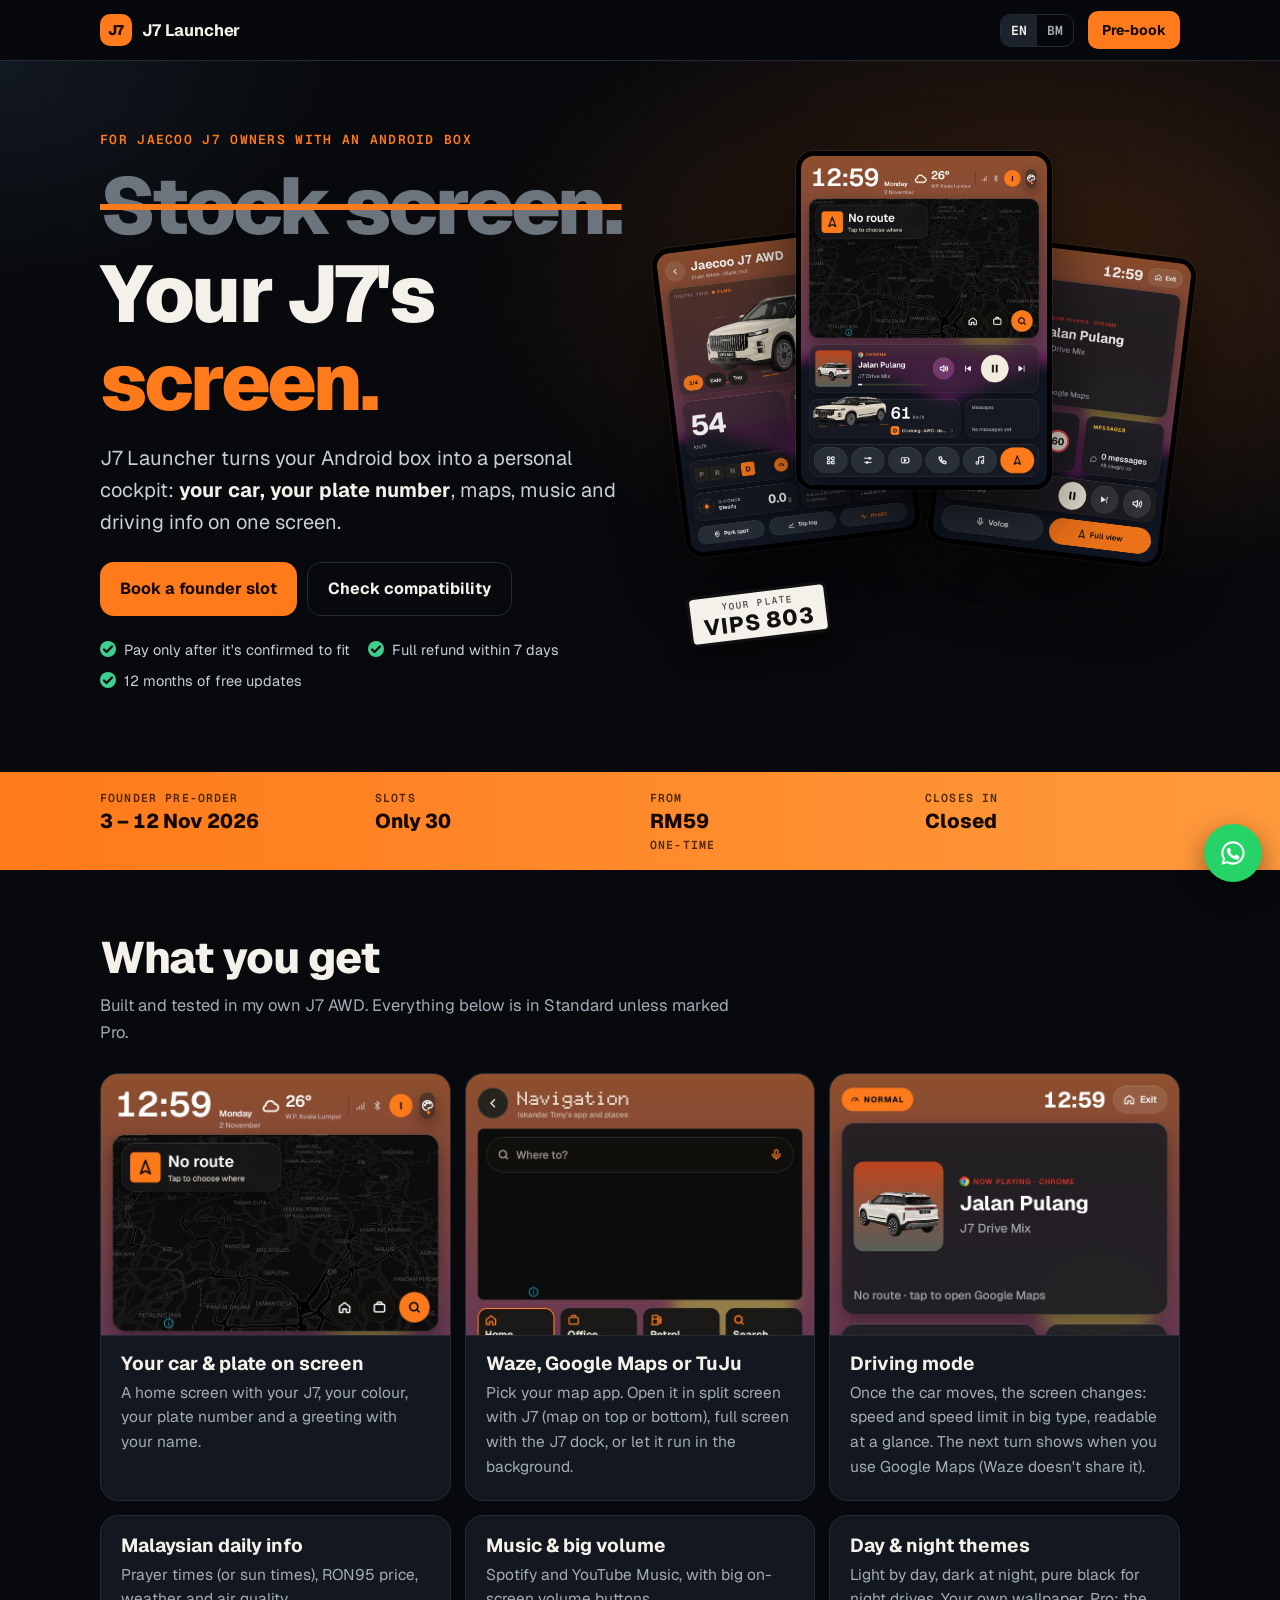
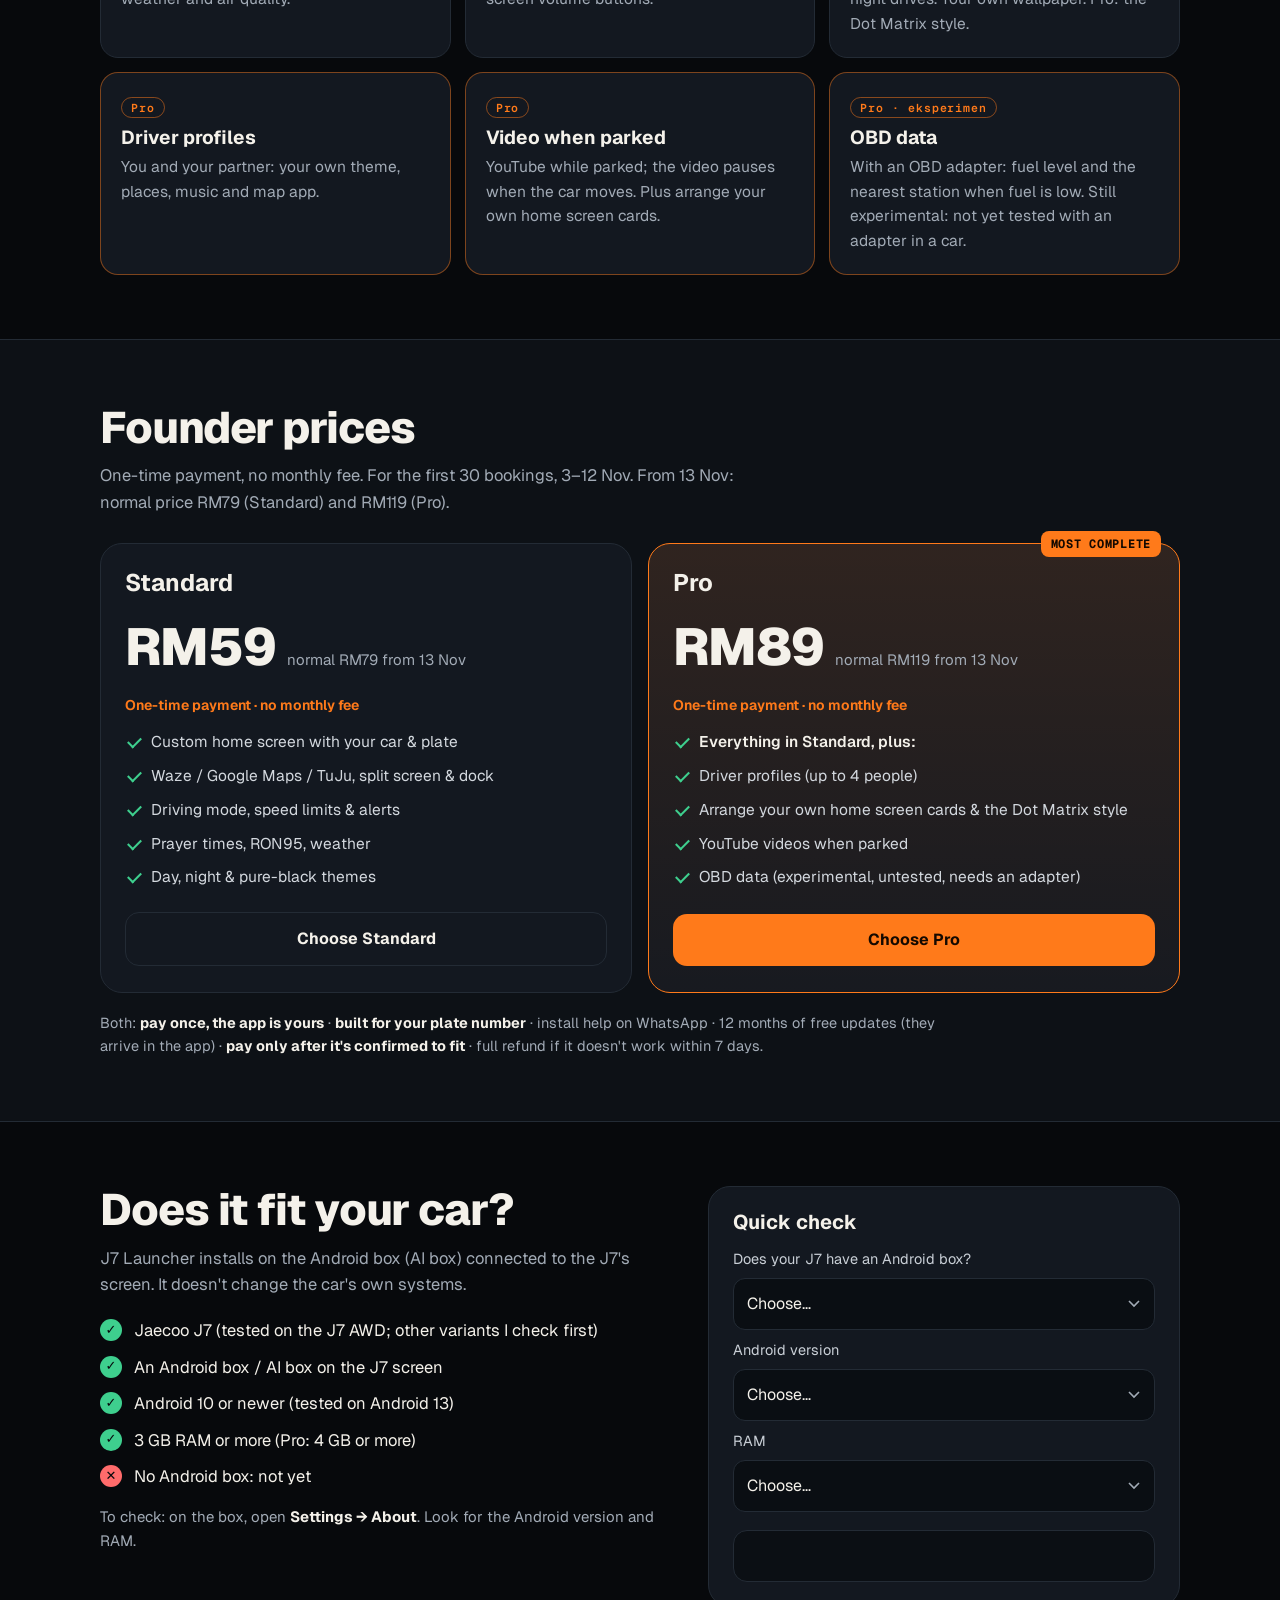
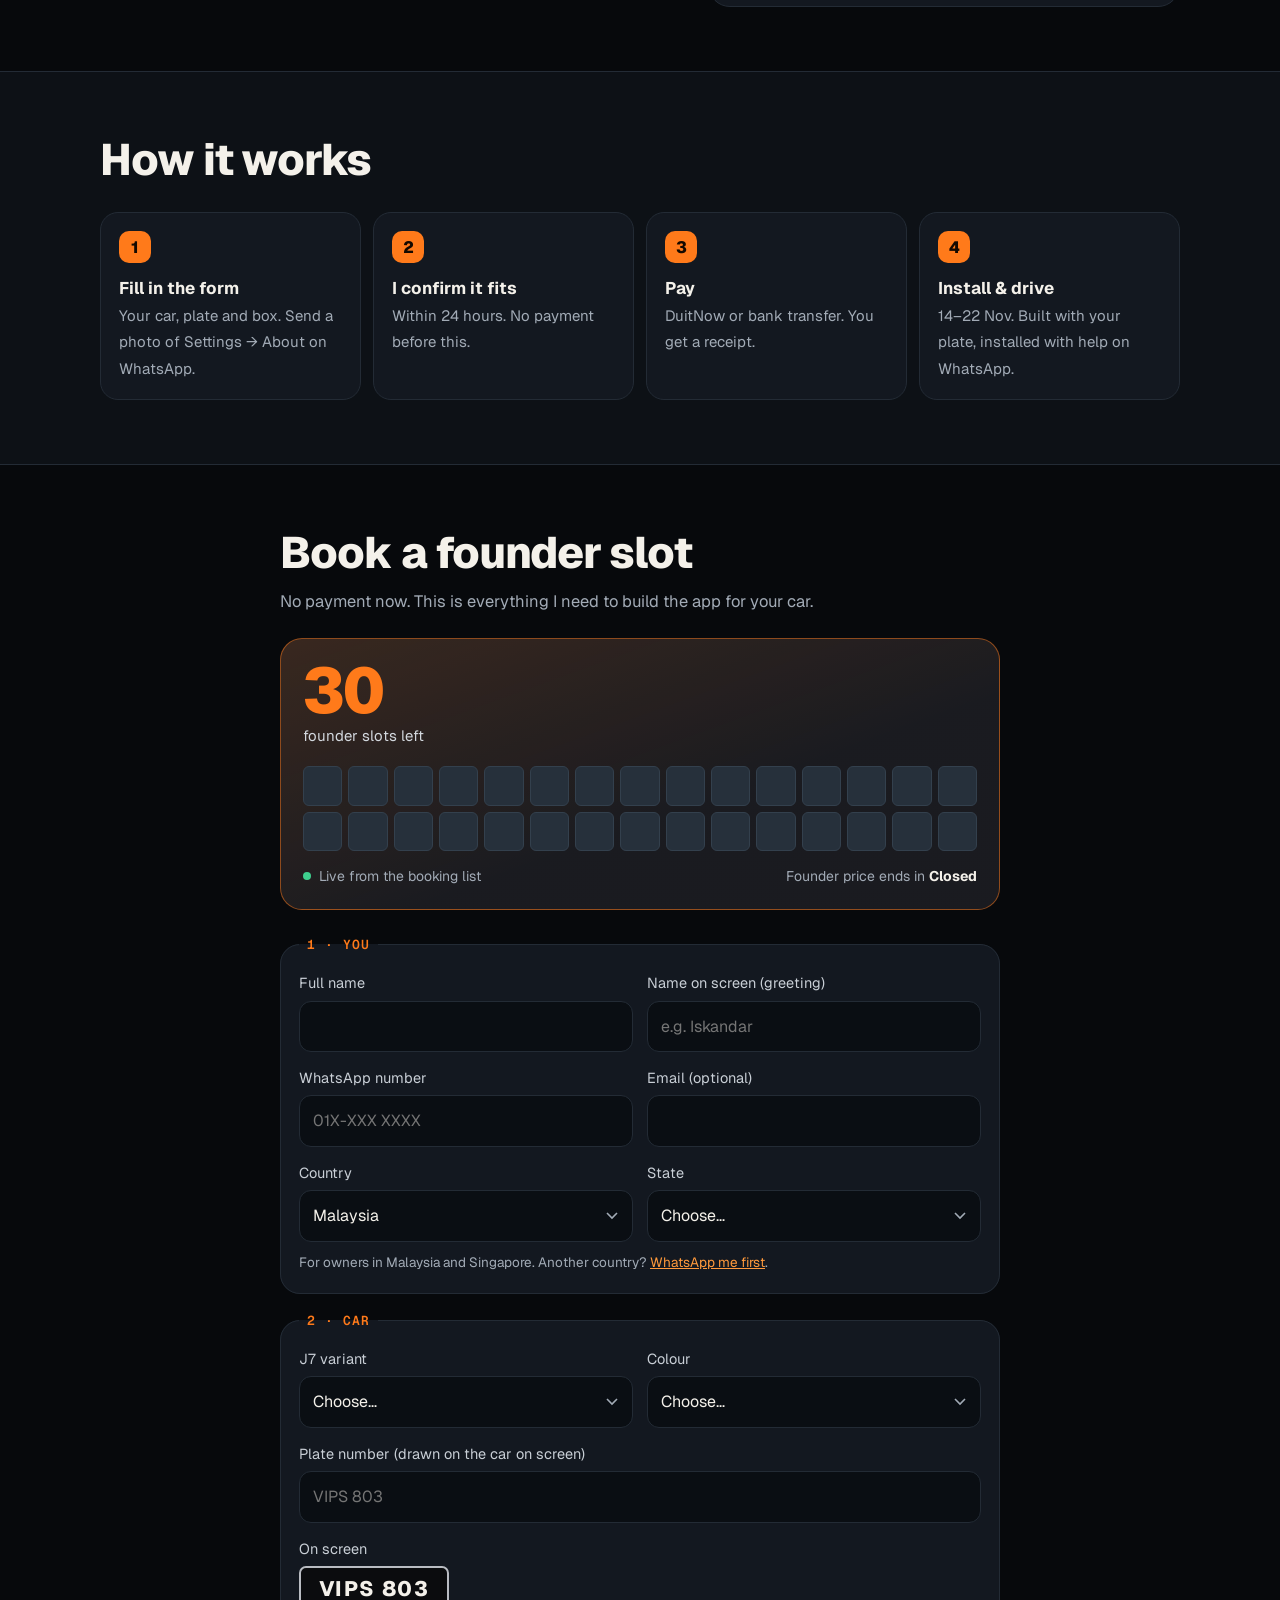
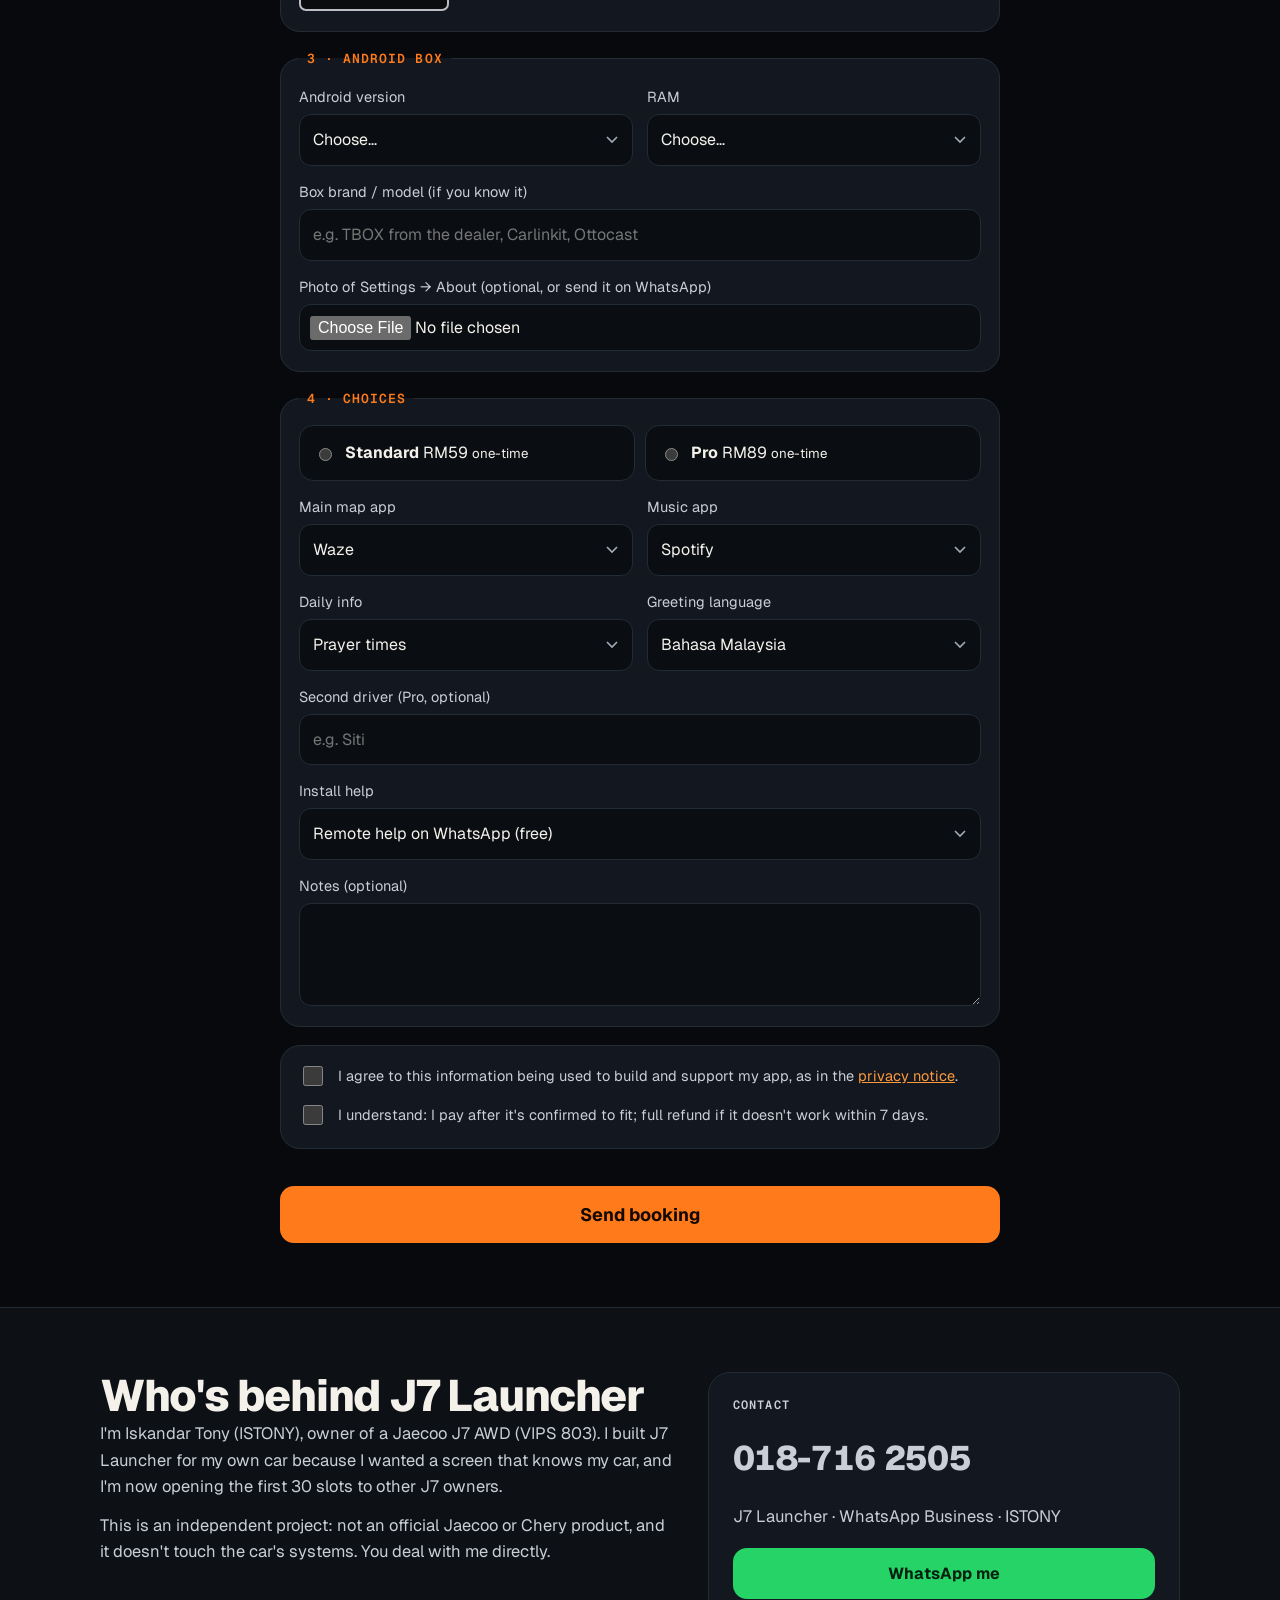
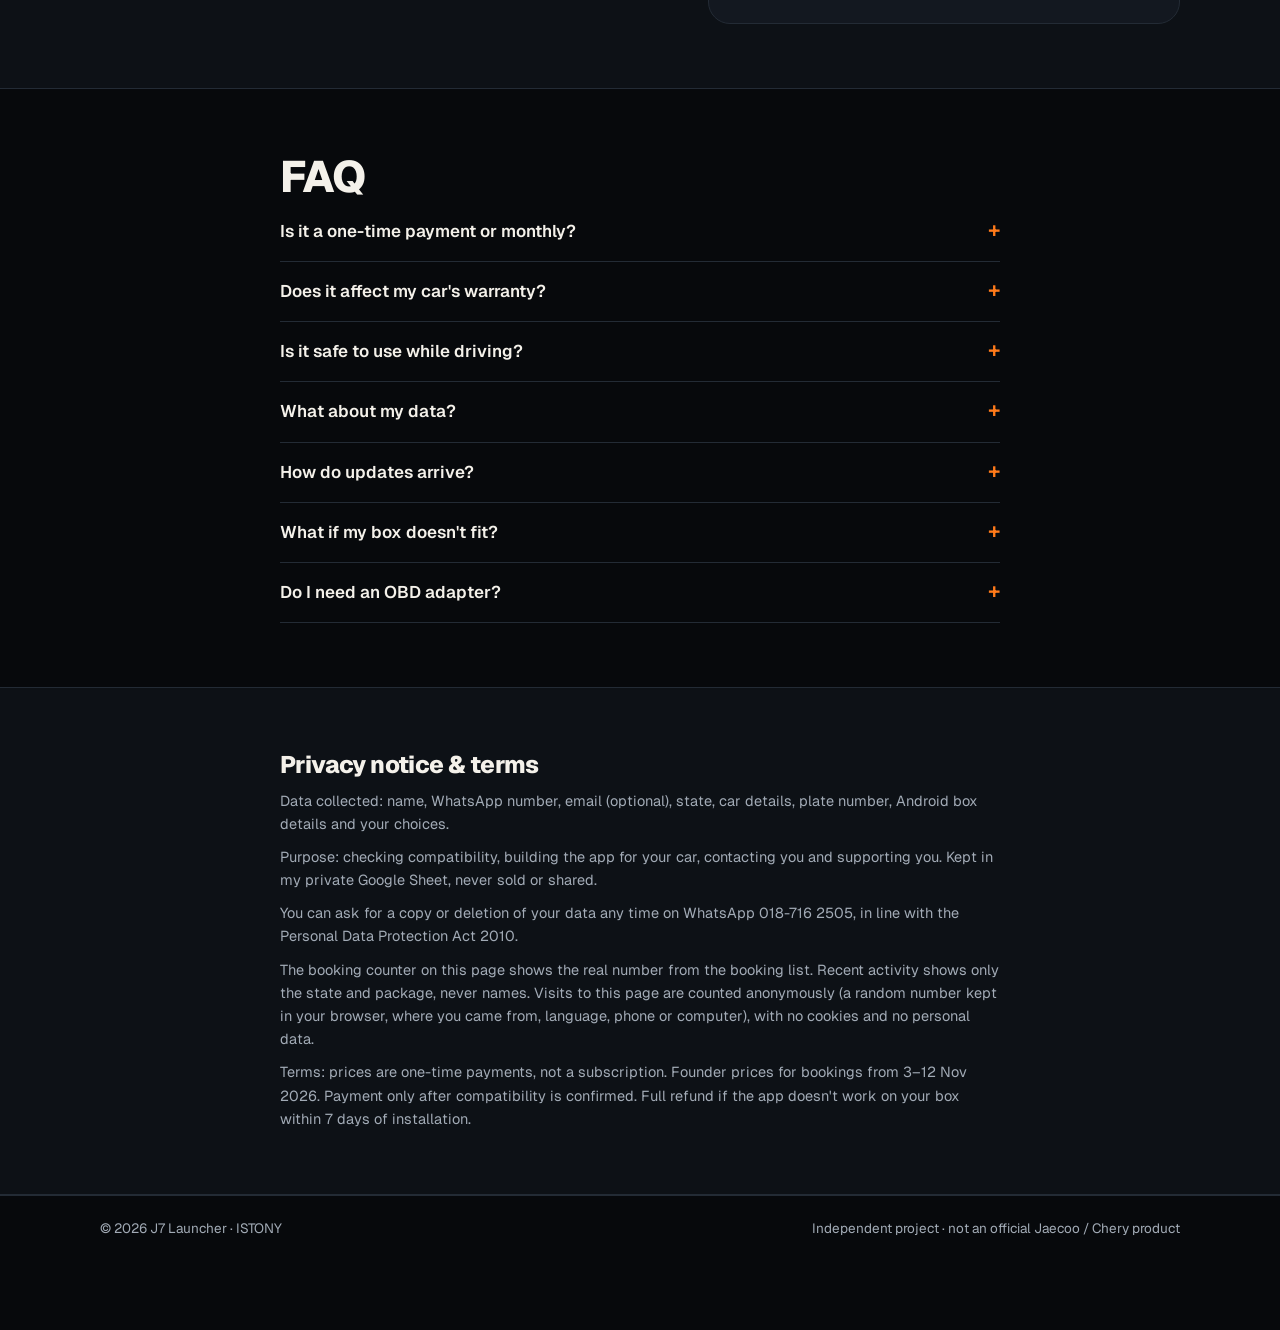
<file: index.html>
<!DOCTYPE html>
<html lang="ms">
<head>
<meta charset="utf-8">
<meta name="viewport" content="width=device-width, initial-scale=1">
<title>J7 Launcher · Pre-booking</title>
<meta name="description" content="J7 Launcher: a custom screen for the Jaecoo J7's Android box, with your own car and plate number. Founder pre-order 3–12 Nov.">
<meta property="og:title" content="J7 Launcher · Your J7's screen">
<meta property="og:description" content="A custom screen for the Jaecoo J7's Android box: your car & plate, Waze / Google Maps / TuJu, driving mode. Founder price from RM59, one-time payment (no monthly fee), 3–12 Nov. BM / EN.">
<meta property="og:image" content="https://j7launcher.github.io/img/share.jpg">
<meta property="og:url" content="https://j7launcher.github.io/">
<meta property="og:type" content="website">
<meta name="theme-color" content="#07090c">
<link rel="icon" href="img/icon.svg" type="image/svg+xml">
<link rel="preconnect" href="https://fonts.googleapis.com">
<link rel="preconnect" href="https://fonts.gstatic.com" crossorigin>
<link href="https://fonts.googleapis.com/css2?family=Geist:wght@400..800&family=Geist+Mono:wght@500;600&display=swap" rel="stylesheet">
<link rel="stylesheet" href="style.css">
</head>
<body>

<header class="bar">
  <div class="wrap bar-in">
    <a class="brand" href="#top"><span class="mark">J7</span><span>J7 Launcher</span></a>
    <nav class="lang" aria-label="Language">
      <button type="button" data-lang="en" aria-pressed="true">EN</button>
      <button type="button" data-lang="ms" aria-pressed="false">BM</button>
    </nav>
    <a class="btn small" href="#book" data-i18n="nav.book">Tempah</a>
  </div>
</header>

<main id="top">
  <section class="hero">
    <div class="wrap hero-in">
      <div class="hero-text">
        <p class="eyebrow" data-i18n="hero.eyebrow">Khas pemilik Jaecoo J7 dengan Android box</p>
        <h1><span class="strike" data-i18n="hero.h1a">Skrin biasa.</span><br><span data-i18n-html="hero.h1b">Skrin J7 <em>anda.</em></span></h1>
        <p class="lead" data-i18n-html="hero.lead">J7 Launcher tukar Android box anda jadi kokpit peribadi: <b>kereta anda, nombor plat anda</b>, peta, muzik dan info memandu dalam satu skrin.</p>
        <div class="cta-row">
          <a class="btn" href="#book" data-i18n="hero.cta">Tempah slot founder</a>
          <a class="btn ghost" href="#fit" data-i18n="hero.fit">Semak keserasian</a>
        </div>
        <ul class="trust">
          <li data-i18n="trust.pay">Bayar selepas sah serasi</li>
          <li data-i18n="trust.refund">Wang dikembalikan dalam 7 hari</li>
          <li data-i18n="trust.updates">Kemas kini percuma 12 bulan</li>
        </ul>
      </div>
      <div class="hero-shots" aria-hidden="true">
        <img class="s s1" src="img/vehicle.jpg" alt="" width="720" height="933">
        <img class="s s2" src="img/drive.jpg" alt="" width="720" height="933">
        <img class="s s3" src="img/home.jpg" alt="" width="720" height="933">
        <span class="plate"><small data-i18n="hero.plate">PLAT ANDA</small>VIPS 803</span>
      </div>
    </div>
  </section>

  <section class="band">
    <div class="wrap offer-strip">
      <div><span class="k" data-i18n="strip.pre">Pre-order founder</span><b>3 – 12 Nov 2026</b></div>
      <div><span class="k" data-i18n="strip.slots">Slot</span><b id="slots" data-i18n="strip.slotsv">30 sahaja</b></div>
      <div><span class="k" data-i18n="strip.from">Dari</span><b>RM59</b> <span class="k" data-i18n="strip.once">sekali bayar</span></div>
      <div class="count" aria-live="polite"><span class="k" data-i18n="strip.ends">Tamat dalam</span><b id="countdown">–</b></div>
    </div>
  </section>

  <section id="features" class="sec">
    <div class="wrap">
      <h2 data-i18n="feat.h">Apa yang anda dapat</h2>
      <p class="sec-lead" data-i18n="feat.lead">Dibina dan diuji di J7 AWD saya sendiri. Semua di bawah ada dalam pakej Standard melainkan ditanda Pro.</p>
      <div class="feat-grid">
        <article class="feat big">
          <img src="img/home.jpg" alt="" loading="lazy" width="720" height="933">
          <div><h3 data-i18n="f1.h">Kereta &amp; plat anda di skrin</h3><p data-i18n="f1.p">Skrin utama dengan J7 anda, warna anda, nombor plat anda dan ucapan dengan nama anda.</p></div>
        </article>
        <article class="feat big">
          <img src="img/navpage.jpg" alt="" loading="lazy" width="720" height="960">
          <div><h3 data-i18n="f2.h">Waze, Google Maps atau TuJu</h3><p data-i18n="f2.p">Pilih app peta anda. Buka dalam skrin belah dengan J7 (peta di atas atau bawah), skrin penuh dengan dok J7, atau biar berjalan di belakang.</p></div>
        </article>
        <article class="feat big">
          <img src="img/drive.jpg" alt="" loading="lazy" width="720" height="933">
          <div><h3 data-i18n="f3.h">Mod memandu</h3><p data-i18n="f3.p">Bila kereta bergerak, skrin bertukar: laju dan had laju dalam huruf besar, mudah dibaca sepintas lalu. Selekoh seterusnya dipaparkan bila guna Google Maps (Waze tidak berkongsi maklumat ini).</p></div>
        </article>
        <article class="feat">
          <h3 data-i18n="f4.h">Info harian Malaysia</h3><p data-i18n="f4.p">Waktu solat (atau waktu matahari), harga RON95, cuaca dan kualiti udara.</p>
        </article>
        <article class="feat">
          <h3 data-i18n="f5.h">Muzik &amp; volum besar</h3><p data-i18n="f5.p">Spotify dan YouTube Music, dengan butang volum besar di skrin.</p>
        </article>
        <article class="feat">
          <h3 data-i18n="f6.h">Tema siang &amp; malam</h3><p data-i18n="f6.p">Cerah ketika siang, gelap waktu malam, hitam pekat untuk perjalanan malam. Wallpaper sendiri. Pro: gaya Dot Matrix.</p>
        </article>
        <article class="feat pro">
          <span class="pill">Pro</span><h3 data-i18n="f7.h">Profil pemandu</h3><p data-i18n="f7.p">Anda dan pasangan: tema, tempat, muzik dan app peta sendiri.</p>
        </article>
        <article class="feat pro">
          <span class="pill">Pro</span><h3 data-i18n="f8.h">Video ketika parkir</h3><p data-i18n="f8.p">YouTube ketika parkir; video berhenti bila kereta bergerak. Dan susun sendiri kad di skrin utama.</p>
        </article>
        <article class="feat pro">
          <span class="pill">Pro · eksperimen</span><h3 data-i18n="f9.h">Data OBD</h3><p data-i18n="f9.p">Dengan adapter OBD: paras minyak dan stesen terdekat bila minyak rendah. Masih eksperimen: belum diuji dengan adapter dalam kereta.</p>
        </article>
      </div>
    </div>
  </section>

  <section id="pricing" class="sec alt">
    <div class="wrap">
      <h2 data-i18n="price.h">Harga founder</h2>
      <p class="sec-lead" data-i18n="price.lead">Bayar sekali sahaja, tiada yuran bulanan. Untuk 30 tempahan pertama, 3–12 Nov. Mulai 13 Nov: harga biasa RM79 (Standard) dan RM119 (Pro).</p>
      <div class="plans">
        <div class="plan">
          <h3>Standard</h3>
          <p class="price"><b>RM59</b> <span class="norm" data-i18n="price.normS">biasa RM79 mulai 13 Nov</span></p>
          <p class="once" data-i18n="price.once">Bayar sekali · tiada yuran bulanan</p>
          <ul>
            <li data-i18n="ps.1">Skrin utama khas dengan kereta &amp; plat anda</li>
            <li data-i18n="ps.2">Waze / Google Maps / TuJu, skrin belah &amp; dok</li>
            <li data-i18n="ps.3">Mod memandu, had laju &amp; amaran</li>
            <li data-i18n="ps.4">Waktu solat, RON95, cuaca</li>
            <li data-i18n="ps.5">Tema siang, malam &amp; hitam pekat</li>
          </ul>
          <a class="btn ghost full" href="#book" data-pick="standard" data-i18n="price.pickS">Pilih Standard</a>
        </div>
        <div class="plan pro">
          <span class="badge" data-i18n="price.best">Paling lengkap</span>
          <h3>Pro</h3>
          <p class="price"><b>RM89</b> <span class="norm" data-i18n="price.normP">biasa RM119 mulai 13 Nov</span></p>
          <p class="once" data-i18n="price.once">Bayar sekali · tiada yuran bulanan</p>
          <ul>
            <li class="plus" data-i18n="pp.0">Semua dalam Standard, dan:</li>
            <li data-i18n="pp.1">Profil pemandu (sehingga 4 orang)</li>
            <li data-i18n="pp.2">Susun sendiri kad di skrin utama &amp; gaya Dot Matrix</li>
            <li data-i18n="pp.3">Video YouTube ketika parkir</li>
            <li data-i18n="pp.4">Data OBD (eksperimen, belum diuji, perlu adapter)</li>
          </ul>
          <a class="btn full" href="#book" data-pick="pro" data-i18n="price.pickP">Pilih Pro</a>
        </div>
      </div>
      <p class="note" data-i18n-html="price.both">Kedua-dua: <b>bayar sekali, app milik anda</b> · <b>dibina khas dengan nombor plat anda</b> · bantuan pasang melalui WhatsApp · kemas kini percuma 12 bulan (sampai dalam app) · <b>bayar hanya selepas sah serasi</b> · wang dikembalikan penuh jika tak berfungsi dalam 7 hari.</p>
    </div>
  </section>

  <section id="fit" class="sec">
    <div class="wrap two">
      <div>
        <h2 data-i18n="fit.h">Sesuai untuk kereta anda?</h2>
        <p class="sec-lead" data-i18n="fit.lead">J7 Launcher dipasang pada Android box (AI box) yang disambung ke skrin J7. Ia tidak mengubah sistem kereta.</p>
        <ul class="checks">
          <li class="y" data-i18n="fit.1">Jaecoo J7 (diuji pada J7 AWD; varian lain saya semak dulu)</li>
          <li class="y" data-i18n="fit.2">Ada Android box / AI box pada skrin J7</li>
          <li class="y" data-i18n="fit.3">Android 10 ke atas (diuji pada Android 13)</li>
          <li class="y" data-i18n="fit.4">RAM 3 GB ke atas (Pro: 4 GB ke atas)</li>
          <li class="n" data-i18n="fit.5">Tiada Android box: belum sesuai</li>
        </ul>
        <p class="hint" data-i18n-html="fit.how">Cara semak: pada box, buka <b>Tetapan → Perihal (About)</b>. Lihat versi Android dan RAM.</p>
      </div>
      <div class="checker" id="checker">
        <h3 data-i18n="chk.h">Semakan pantas</h3>
        <label for="ck-box" data-i18n="chk.box">J7 anda ada Android box?</label>
        <select id="ck-box"><option value="" data-i18n="opt.choose">Pilih…</option><option value="yes" data-i18n="opt.yes">Ya</option><option value="no" data-i18n="opt.no">Tidak</option><option value="unsure" data-i18n="opt.unsure">Tak pasti</option></select>
        <label for="ck-android" data-i18n="chk.android">Versi Android</label>
        <select id="ck-android"><option value="" data-i18n="opt.choose">Pilih…</option><option>9</option><option>10</option><option>11</option><option>12</option><option>13</option><option>14+</option><option value="unsure" data-i18n="opt.unsure">Tak pasti</option></select>
        <label for="ck-ram" data-i18n="chk.ram">RAM</label>
        <select id="ck-ram"><option value="" data-i18n="opt.choose">Pilih…</option><option value="2">2 GB</option><option value="3">3 GB</option><option value="4">4 GB</option><option value="6">6 GB+</option><option value="unsure" data-i18n="opt.unsure">Tak pasti</option></select>
        <p class="result" id="ck-result" aria-live="polite"></p>
      </div>
    </div>
  </section>

  <section id="how" class="sec alt">
    <div class="wrap">
      <h2 data-i18n="how.h">Cara ia berjalan</h2>
      <ol class="steps">
        <li><b data-i18n="how.1h">Isi borang</b><span data-i18n="how.1p">Maklumat kereta, plat dan box. Hantar gambar Tetapan → Perihal di WhatsApp.</span></li>
        <li><b data-i18n="how.2h">Saya sahkan serasi</b><span data-i18n="how.2p">Dalam 24 jam. Tiada bayaran sebelum ini.</span></li>
        <li><b data-i18n="how.3h">Bayar</b><span data-i18n="how.3p">DuitNow atau pindahan bank. Resit diberi.</span></li>
        <li><b data-i18n="how.4h">Pasang &amp; guna</b><span data-i18n="how.4p">14–22 Nov. App dibina dengan plat anda, dipasang dengan bantuan WhatsApp.</span></li>
      </ol>
    </div>
  </section>

  <section id="book" class="sec">
    <div class="wrap narrow">
      <h2 data-i18n="book.h">Tempah slot founder</h2>
      <p class="sec-lead" data-i18n="book.lead">Tiada bayaran sekarang. Maklumat ini cukup untuk saya bina app khas untuk kereta anda.</p>

      <div class="meter" id="meter" aria-live="polite">
        <div class="meter-top">
          <div class="big"><b id="m-left">30</b><span data-i18n="m.left">slot founder lagi</span></div>
          <div class="side" id="m-booked-wrap" hidden><b id="m-booked">0</b><span data-i18n="m.booked">sudah ditempah</span></div>
        </div>
        <div class="seats" id="seats" role="img" aria-label="30"></div>
        <div class="meter-foot">
          <span><span class="dot live"></span><span data-i18n="m.live">Dikemas kini secara langsung</span></span>
          <span><span data-i18n="m.ends">Harga founder tamat dalam</span> <b id="m-count">–</b></span>
        </div>
        <ul class="recent" id="recent" hidden></ul>
      </div>

      <form id="form" novalidate>
        <fieldset>
          <legend data-i18n="g1">1 · Anda</legend>
          <div class="row2">
            <label><span data-i18n="q.name">Nama penuh</span><input id="f-name" name="name" required autocomplete="name"></label>
            <label><span data-i18n="q.greet">Nama di skrin (ucapan)</span><input id="f-greet" name="greeting" data-i18n-ph="ph.greet" placeholder="cth. Iskandar"></label>
          </div>
          <div class="row2">
            <label><span data-i18n="q.phone">No. WhatsApp</span><input id="f-phone" name="phone" type="tel" required inputmode="tel" autocomplete="tel" placeholder="01X-XXX XXXX" maxlength="18"></label>
            <label><span data-i18n="q.email">E-mel (pilihan)</span><input id="f-email" name="email" type="email" autocomplete="email"></label>
          </div>
          <div class="row2">
            <label><span data-i18n="q.country">Negara</span>
              <select id="f-country" name="country" required><option value="MY">Malaysia</option><option value="SG">Singapore</option></select>
            </label>
            <label id="state-wrap"><span data-i18n="q.state">Negeri</span>
              <select id="f-state" name="state" required>
                <option value="" data-i18n="opt.choose">Pilih…</option>
                <option>Johor</option><option>Kedah</option><option>Kelantan</option><option>Kuala Lumpur</option><option>Labuan</option><option>Melaka</option><option>Negeri Sembilan</option><option>Pahang</option><option>Perak</option><option>Perlis</option><option>Pulau Pinang</option><option>Putrajaya</option><option>Sabah</option><option>Sarawak</option><option>Selangor</option><option>Terengganu</option>
              </select>
            </label>
          </div>
          <p class="fine" data-i18n-html="q.other">Untuk pemilik di Malaysia dan Singapura. Negara lain? <a href="https://wa.me/60187162505">WhatsApp saya dahulu</a>.</p>
        </fieldset>

        <fieldset>
          <legend data-i18n="g2">2 · Kereta</legend>
          <div class="row2">
            <label><span data-i18n="q.variant">Varian J7</span>
              <select id="f-variant" name="variant" required>
                <option value="" data-i18n="opt.choose">Pilih…</option><option>J7 AWD</option><option>J7 2WD</option><option>J7 SHS (PHEV)</option><option value="Not sure" data-i18n="opt.unsure">Tak pasti</option>
              </select>
            </label>
            <label><span data-i18n="q.colour">Warna</span>
              <select id="f-colour" name="colour" required>
                <option value="" data-i18n="opt.choose">Pilih…</option><option>Khaki White</option><option>Moonlight Silver</option><option>Carbon Crystal Black</option><option>Model Green</option><option value="Other" data-i18n="opt.other">Lain-lain</option>
              </select>
            </label>
          </div>
          <label><span data-i18n="q.plate">Nombor plat (dilukis pada kereta di skrin)</span><input id="f-plate" name="plate" required autocapitalize="characters" placeholder="VIPS 803" maxlength="14"></label>
          <div class="plate-row">
            <label id="pstyle-wrap" hidden><span data-i18n="q.pstyle">Warna plat depan</span>
              <select id="f-pstyle" name="plateStyle"><option value="black" data-i18n="opt.pblack">Hitam, huruf putih</option><option value="white" data-i18n="opt.pwhite">Putih, huruf hitam</option></select>
            </label>
            <div class="pv"><span data-i18n="q.preview">Di skrin</span><b id="plate-pv" class="pv-plate">VIPS 803</b></div>
          </div>
        </fieldset>

        <fieldset>
          <legend data-i18n="g3">3 · Android box</legend>
          <div class="row2">
            <label><span data-i18n="q.android">Versi Android</span>
              <select id="f-android" name="android" required><option value="" data-i18n="opt.choose">Pilih…</option><option>9</option><option>10</option><option>11</option><option>12</option><option>13</option><option>14+</option><option value="Not sure" data-i18n="opt.unsure">Tak pasti</option></select>
            </label>
            <label><span>RAM</span>
              <select id="f-ram" name="ram" required><option value="" data-i18n="opt.choose">Pilih…</option><option>2 GB</option><option>3 GB</option><option>4 GB</option><option>6 GB+</option><option value="Not sure" data-i18n="opt.unsure">Tak pasti</option></select>
            </label>
          </div>
          <label><span data-i18n="q.box">Jenama / model box (jika tahu)</span><input id="f-box" name="box" data-i18n-ph="ph.box" placeholder="cth. TBOX dari pengedar, Carlinkit, Ottocast"></label>
          <label class="file"><span data-i18n="q.shot">Gambar Tetapan → Perihal (pilihan, boleh hantar di WhatsApp)</span><input id="f-shot" name="shot" type="file" accept="image/*"></label>
        </fieldset>

        <fieldset>
          <legend data-i18n="g4">4 · Pilihan</legend>
          <div class="cards" role="radiogroup" aria-label="Package">
            <label class="card"><input type="radio" name="package" value="Standard RM59" required><span><b>Standard</b> RM59 <small data-i18n="price.oneoff">sekali bayar</small></span></label>
            <label class="card"><input type="radio" name="package" value="Pro RM89"><span><b>Pro</b> RM89 <small data-i18n="price.oneoff">sekali bayar</small></span></label>
          </div>
          <div class="row2">
            <label><span data-i18n="q.nav">App peta utama</span>
              <select id="f-nav" name="nav"><option>Waze</option><option>Google Maps</option><option>TuJu</option><option value="Other" data-i18n="opt.other">Lain-lain</option></select>
            </label>
            <label><span data-i18n="q.music">App muzik</span>
              <select id="f-music" name="music"><option>Spotify</option><option>YouTube Music</option><option value="Other / radio" data-i18n="opt.radio">Lain-lain / radio</option></select>
            </label>
          </div>
          <div class="row2">
            <label><span data-i18n="q.tile">Info harian</span>
              <select id="f-tile" name="dayTile"><option value="Prayer times" data-i18n="opt.prayer">Waktu solat</option><option value="Sun times" data-i18n="opt.sun">Waktu matahari (terbit/terbenam)</option></select>
            </label>
            <label><span data-i18n="q.lang">Bahasa ucapan</span>
              <select id="f-lang" name="language"><option value="Bahasa Malaysia">Bahasa Malaysia</option><option value="English">English</option></select>
            </label>
          </div>
          <label><span data-i18n="q.driver2">Pemandu kedua (Pro, pilihan)</span><input id="f-driver2" name="driver2" data-i18n-ph="ph.driver2" placeholder="cth. Siti"></label>
          <label><span data-i18n="q.install">Bantuan pasang</span>
            <select id="f-install" name="install"><option value="Remote (WhatsApp)" data-i18n="opt.remote">Jarak jauh melalui WhatsApp (percuma)</option><option value="On-site Klang Valley +RM50" data-i18n="opt.onsite">Datang ke kereta, Lembah Klang (+RM50)</option></select>
          </label>
          <label><span data-i18n="q.notes">Nota (pilihan)</span><textarea id="f-notes" name="notes" rows="3"></textarea></label>
        </fieldset>

        <fieldset class="consent">
          <label class="tick"><input type="checkbox" id="f-pdpa" name="pdpa" required><span data-i18n-html="q.pdpa">Saya setuju maklumat ini digunakan untuk membina dan menyokong app saya, seperti dalam <a href="#privacy">notis privasi</a>.</span></label>
          <label class="tick"><input type="checkbox" id="f-terms" name="terms" required><span data-i18n="q.terms">Saya faham: bayar selepas sah serasi; wang dikembalikan penuh jika tak berfungsi dalam 7 hari.</span></label>
        </fieldset>

        <p class="err" id="err" role="alert"></p>
        <button class="btn full big" type="submit" id="submit" data-i18n="book.submit">Hantar tempahan</button>
      </form>

      <div class="done" id="done" hidden>
        <h3 data-i18n="done.h">Terima kasih! Tempahan diterima.</h3>
        <p><span data-i18n="done.ref">No. rujukan</span> <b id="ref">–</b></p>
        <p data-i18n="done.p">Langkah terakhir: hantar butiran ini kepada saya di WhatsApp, dengan gambar Tetapan → Perihal box anda.</p>
        <a class="btn full big wa" id="wa-send" href="#" target="_blank" rel="noopener" data-i18n="done.wa">Hantar di WhatsApp</a>
      </div>
    </div>
  </section>

  <section id="about" class="sec alt">
    <div class="wrap two">
      <div>
        <h2 data-i18n="about.h">Siapa di sebalik J7 Launcher</h2>
        <p data-i18n="about.p1">Saya Iskandar Tony (ISTONY), pemilik Jaecoo J7 AWD (VIPS 803). Saya bina J7 Launcher untuk kereta saya sendiri kerana mahu skrin yang kenal kereta saya, dan kini membuka 30 slot pertama untuk pemilik J7 lain.</p>
        <p data-i18n="about.p2">Ini projek bebas: bukan produk rasmi Jaecoo atau Chery, dan tidak menyentuh sistem kereta. Anda berurusan terus dengan saya.</p>
      </div>
      <div class="contact">
        <p class="k" data-i18n="about.contact">Hubungi</p>
        <p class="phone">018-716 2505</p>
        <p class="who">J7 Launcher · WhatsApp Business · ISTONY</p>
        <a class="btn full wa" href="https://wa.me/60187162505?text=J7%20Launcher" target="_blank" rel="noopener" data-i18n="about.wa">WhatsApp saya</a>
      </div>
    </div>
  </section>

  <section id="faq" class="sec">
    <div class="wrap narrow">
      <h2>FAQ</h2>
      <details><summary data-i18n="q0">Bayar sekali atau bulanan?</summary><p data-i18n="a0">Bayar sekali sahaja. Tiada langganan dan tiada yuran bulanan: harga founder RM59 (Standard) atau RM89 (Pro), dan app itu milik anda. Termasuk kemas kini percuma 12 bulan; selepas itu app terus berfungsi seperti biasa.</p></details>
      <details><summary data-i18n="q1">Adakah ia menjejaskan waranti kereta?</summary><p data-i18n="a1">J7 Launcher hanya app pada Android box. Ia tidak mengubah kereta atau sistem Jaecoo, dan boleh dibuang bila-bila masa untuk kembali ke skrin asal.</p></details>
      <details><summary data-i18n="q2">Selamat digunakan ketika memandu?</summary><p data-i18n="a2">Mod memandu guna huruf besar dan butang besar. Video YouTube berhenti bila kereta bergerak; ada suis untuk penumpang, tetapi pemandu tidak boleh menonton ketika memandu.</p></details>
      <details><summary data-i18n="q3">Bagaimana dengan data saya?</summary><p data-i18n="a3">Mesej, muzik dan lokasi tidak dihantar kepada saya. Untuk peta, cuaca, had laju dan harga minyak, box meminta maklumat kawasan anda daripada perkhidmatan tersebut; suara amaran mungkin guna suara dalam talian Google. Lihat notis privasi di bawah untuk maklumat tempahan.</p></details>
      <details><summary data-i18n="q4">Bagaimana kemas kini diterima?</summary><p data-i18n="a4">App menyemak kemas kini sendiri dan memberitahu anda; tekan Pasang. Percuma selama 12 bulan; selepas itu app terus berfungsi.</p></details>
      <details><summary data-i18n="q5">Kalau box saya tak serasi?</summary><p data-i18n="a5">Tiada bayaran. Jika sudah bayar dan app tak berfungsi dalam 7 hari, wang dikembalikan penuh.</p></details>
      <details><summary data-i18n="q6">Perlu adapter OBD?</summary><p data-i18n="a6">Tidak. Semua ciri berfungsi tanpa OBD, kecuali data OBD dan amaran minyak rendah dalam Pro (masih eksperimen).</p></details>
    </div>
  </section>

  <section id="privacy" class="sec alt small-print">
    <div class="wrap narrow">
      <h2 data-i18n="pv.h">Notis privasi &amp; terma</h2>
      <p data-i18n="pv.1">Data yang dikumpul: nama, no. WhatsApp, e-mel (pilihan), negeri, maklumat kereta, nombor plat, maklumat Android box dan pilihan anda.</p>
      <p data-i18n="pv.2">Tujuan: menyemak keserasian, membina app khas untuk kereta anda, menghubungi anda dan memberi sokongan. Data disimpan dalam Google Sheet peribadi saya, tidak dijual atau dikongsi.</p>
      <p data-i18n="pv.3">Anda boleh minta salinan atau padam data anda bila-bila masa melalui WhatsApp 018-716 2505. Selaras dengan Akta Perlindungan Data Peribadi 2010.</p>
      <p data-i18n="pv.5">Kaunter tempahan di laman ini menunjukkan jumlah sebenar daripada senarai tempahan. Aktiviti terkini hanya menunjukkan negeri dan pakej, tanpa nama. Lawatan ke laman ini dikira tanpa nama (nombor rawak dalam pelayar anda, dari mana anda datang, bahasa, telefon atau komputer), tanpa kuki dan tanpa data peribadi.</p>
      <p data-i18n="pv.4">Terma: harga ialah bayaran sekali, bukan langganan. Harga founder untuk tempahan 3–12 Nov 2026. Bayaran hanya selepas keserasian disahkan. Wang dikembalikan penuh jika app tak berfungsi pada box anda dalam 7 hari selepas dipasang.</p>
    </div>
  </section>
</main>

<footer class="foot">
  <div class="wrap foot-in">
    <span>© 2026 J7 Launcher · ISTONY</span>
    <span data-i18n="foot.ind">Projek bebas · bukan produk rasmi Jaecoo / Chery</span>
  </div>
</footer>

<a class="wa-float" href="https://wa.me/60187162505?text=J7%20Launcher" target="_blank" rel="noopener" aria-label="WhatsApp 018-716 2505">
  <svg viewBox="0 0 24 24" width="28" height="28" fill="currentColor" aria-hidden="true"><path d="M12 2a10 10 0 0 0-8.6 15.1L2 22l5-1.3A10 10 0 1 0 12 2zm0 18.2a8.2 8.2 0 0 1-4.2-1.1l-.3-.2-3 .8.8-2.9-.2-.3A8.2 8.2 0 1 1 12 20.2zm4.5-6.1c-.2-.1-1.5-.7-1.7-.8s-.4-.1-.6.1-.7.8-.8 1-.3.2-.5.1a6.7 6.7 0 0 1-3.3-2.9c-.2-.4.2-.4.7-1.3.1-.2 0-.3 0-.4l-.8-1.8c-.2-.5-.4-.4-.6-.4h-.5a1 1 0 0 0-.7.3 3 3 0 0 0-.9 2.2 5.2 5.2 0 0 0 1.1 2.8 11.9 11.9 0 0 0 4.6 4c1.7.7 2.4.8 3.2.7.5-.1 1.5-.6 1.7-1.2s.2-1.1.2-1.2-.2-.2-.4-.3z"/></svg>
</a>

<script src="app.js"></script>
</body>
</html>
</file>
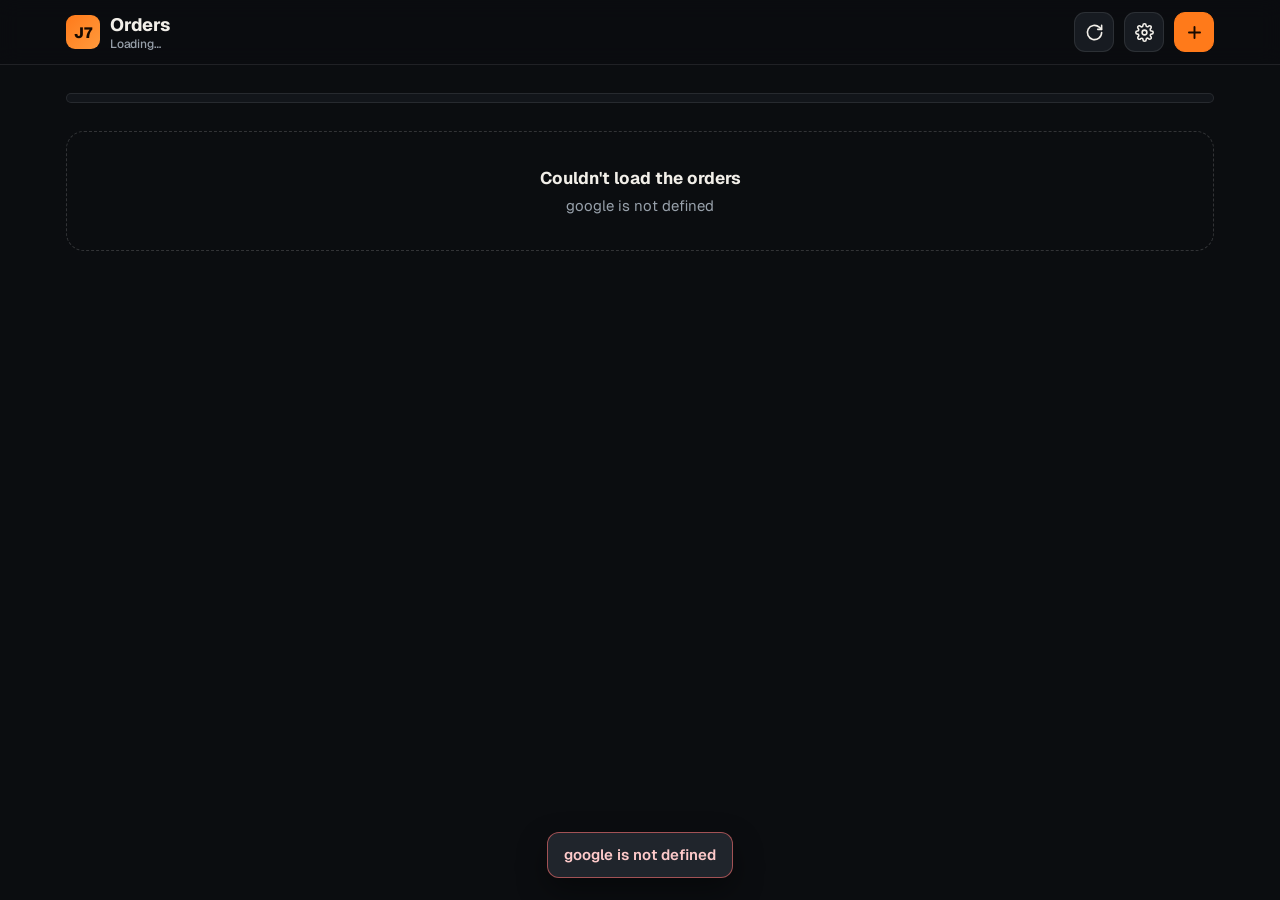
<file: apps-script/Portal.html>
<!DOCTYPE html>
<html lang="en">
<head>
<base target="_blank">
<meta charset="utf-8">
<link rel="preconnect" href="https://fonts.gstatic.com" crossorigin>
<link href="https://fonts.googleapis.com/css2?family=Geist:wght@400..800&family=Geist+Mono:wght@500;700&display=swap" rel="stylesheet">
<style>
/* J7 Orders: one person's order desk. Phone first; on a computer the order opens beside the list. */
:root{
  --bg:#0b0d10; --panel:#12151a; --card:#171b21; --line:rgba(255,255,255,.09); --line2:rgba(255,255,255,.16);
  --text:#f2efe9; --muted:#97a0aa; --faint:#6b737c; --accent:#ff7a1a; --accent2:#ff9a3c; --ok:#34d399; --bad:#f87171; --warn:#f5c542;
  --display:'Geist',system-ui,sans-serif; --mono:'Geist Mono',ui-monospace,monospace;
}
*{box-sizing:border-box;margin:0}
[hidden]{display:none !important}
html,body{background:var(--bg);color:var(--text);font:15px/1.45 var(--display);-webkit-font-smoothing:antialiased}
body{min-height:100vh;padding-bottom:40px}
button,input,select,textarea{font:inherit;color:inherit}
a{color:var(--accent2)}
.mono{font-family:var(--mono)}
.muted{color:var(--muted)}
.small{font-size:13px}

/* top */
header{position:sticky;top:0;z-index:5;background:rgba(11,13,16,.92);backdrop-filter:blur(10px);border-bottom:1px solid var(--line)}
.bar{max-width:1180px;margin:0 auto;display:flex;align-items:center;gap:10px;padding:12px 16px}
.logo{width:34px;height:34px;border-radius:9px;background:linear-gradient(135deg,var(--accent),var(--accent2));color:#170a00;display:grid;place-items:center;font:850 15px var(--display);letter-spacing:-.02em;flex:none}
.brand{font:750 18px var(--display);letter-spacing:-.01em}
.brand small{display:block;font:500 12px var(--display);color:var(--muted)}
.spacer{flex:1}
.icon-btn{width:40px;height:40px;border-radius:11px;border:1px solid var(--line);background:var(--card);display:grid;place-items:center;cursor:pointer;flex:none}
.icon-btn:hover{border-color:var(--line2)}
.icon-btn svg{width:19px;height:19px}
.icon-btn.primary{background:var(--accent);border-color:var(--accent);color:#170a00}
.spin svg{animation:spin 1s linear infinite}
@keyframes spin{to{transform:rotate(360deg)}}

.wrap{max-width:1180px;margin:0 auto;padding:14px 16px 0}
.stats{display:grid;grid-template-columns:repeat(3,minmax(0,1fr));gap:10px}
.stat{background:var(--card);border:1px solid var(--line);border-radius:14px;padding:11px 13px}
.stat .k{font:600 11px var(--mono);letter-spacing:.08em;color:var(--muted);text-transform:uppercase}
.stat .v{font:800 22px var(--display);letter-spacing:-.02em;margin-top:2px;white-space:nowrap}
.stat .v small{font:600 13px var(--display);color:var(--muted);margin-left:3px}
.meter{height:5px;border-radius:9px;background:rgba(255,255,255,.08);margin-top:7px;overflow:hidden}
.meter i{display:block;height:100%;background:linear-gradient(90deg,var(--accent),var(--accent2));border-radius:9px}

.tabs{display:flex;gap:6px;margin:14px 0 4px;background:var(--panel);border:1px solid var(--line);border-radius:13px;padding:4px}
.tab{flex:1;border:0;background:none;border-radius:10px;padding:9px 6px;font-weight:650;color:var(--muted);cursor:pointer}
.tab.on{background:var(--card);color:var(--text);box-shadow:0 0 0 1px var(--line2)}
.tab b{display:inline-block;min-width:20px;padding:0 6px;border-radius:99px;background:var(--accent);color:#170a00;font:750 12px/20px var(--display);margin-left:5px}

.layout{display:block}
@media (min-width:980px){
  .layout.split{display:grid;grid-template-columns:minmax(0,1fr) 520px;gap:18px;align-items:start}
}

/* lists */
.group{margin-top:18px}
.group h3{font:700 14px var(--display);display:flex;align-items:baseline;gap:8px}
.group h3 .n{font:700 12px var(--mono);color:var(--accent2)}
.group p.hint{color:var(--faint);font-size:13px;margin:1px 0 8px}
.list{display:grid;grid-template-columns:minmax(0,1fr);gap:8px}
.row{display:flex;align-items:center;gap:12px;width:100%;text-align:left;background:var(--card);border:1px solid var(--line);border-radius:14px;padding:11px 12px;cursor:pointer}
.row:hover{border-color:var(--line2)}
.row.sel{border-color:var(--accent);box-shadow:0 0 0 1px var(--accent)}
.row .main{flex:1;min-width:0}
.row .t,.row .s{display:block}
.row .t{font-weight:700;white-space:nowrap;overflow:hidden;text-overflow:ellipsis}
.row .s{color:var(--muted);font-size:13px;white-space:nowrap;overflow:hidden;text-overflow:ellipsis}
.row .s.warn{color:var(--warn)}
.row .side{text-align:right;flex:none;display:grid;gap:4px;justify-items:end}
.row .ago{font:500 12px var(--mono);color:var(--faint)}
.dot{width:8px;height:8px;border-radius:50%;background:var(--accent);display:inline-block;margin-right:6px;vertical-align:1px}
.plate{background:#050505;color:#fff;border:1.5px solid #3a3a3a;border-radius:6px;font:800 13px/1 var(--display);letter-spacing:.06em;padding:6px 7px;white-space:nowrap;flex:none;min-width:84px;text-align:center}
.plate.big{font-size:22px;padding:9px 12px;border-radius:8px;min-width:0}
.badge{display:inline-flex;align-items:center;gap:5px;border-radius:99px;padding:3px 9px;font:650 12px var(--display);white-space:nowrap;background:rgba(255,255,255,.07);color:var(--muted)}
.badge::before{content:'';width:7px;height:7px;border-radius:50%;background:currentColor}
.st-New{color:#f5c542;background:rgba(245,197,66,.12)}
.st-Box-checked{color:#60a5fa;background:rgba(96,165,250,.13)}
.st-Paid{color:#34d399;background:rgba(52,211,153,.13)}
.st-Built{color:#a5b4fc;background:rgba(165,180,252,.14)}
.st-Installed{color:#4ade80;background:rgba(74,222,128,.13)}
.st-Not-compatible{color:#f87171;background:rgba(248,113,113,.13)}
.st-Refunded,.st-Cancelled{color:#9ca3af;background:rgba(156,163,175,.12)}

.tools{display:flex;gap:8px;margin-top:14px;flex-wrap:wrap}
.search{flex:1;min-width:200px}
.chips{display:flex;gap:6px;flex-wrap:wrap;margin-top:10px}
.chip{border:1px solid var(--line);background:var(--card);border-radius:99px;padding:6px 11px;font-weight:600;font-size:13px;color:var(--muted);cursor:pointer}
.chip.on{border-color:var(--accent);color:var(--text);background:rgba(255,122,26,.12)}
.chip span{color:var(--faint);margin-left:4px}

.empty{margin-top:28px;text-align:center;color:var(--muted);padding:34px 18px;border:1px dashed var(--line2);border-radius:18px}
.empty b{display:block;color:var(--text);font-size:17px;margin-bottom:4px}

/* forms */
.input{width:100%;background:#0e1115;border:1px solid var(--line2);border-radius:11px;padding:10px 12px;outline:none}
.input:focus{border-color:var(--accent)}
textarea.input{min-height:90px;resize:vertical}
label.f{display:grid;gap:5px;font-weight:600;font-size:13px;color:var(--muted)}
label.f small{font-weight:500;color:var(--faint)}
.g2{display:grid;grid-template-columns:repeat(2,minmax(0,1fr));gap:10px}
.btn{display:inline-flex;align-items:center;justify-content:center;gap:8px;border-radius:12px;border:1px solid var(--line2);background:var(--card);padding:11px 15px;font-weight:700;cursor:pointer;text-decoration:none;color:var(--text);min-height:44px}
.btn:hover{border-color:rgba(255,255,255,.3)}
.btn svg{width:18px;height:18px;flex:none}
.btn.primary{background:var(--accent);border-color:var(--accent);color:#170a00}
.btn.wa{background:#1fa855;border-color:#1fa855;color:#fff}
.btn.good{border-color:rgba(52,211,153,.5);color:var(--ok)}
.btn.bad{border-color:rgba(248,113,113,.45);color:var(--bad)}
.btn.ghost{background:none}
.btn.sm{min-height:36px;padding:7px 11px;font-size:13px;border-radius:10px}
.btn[disabled]{opacity:.5;pointer-events:none}
.btns{display:flex;gap:8px;flex-wrap:wrap}
.btns .btn{flex:1 1 auto}

/* the order */
.detail{background:var(--panel);border:1px solid var(--line);border-radius:20px;overflow:hidden}
@media (max-width:979px){
  .detail{position:fixed;inset:0;z-index:20;border-radius:0;border:0;overflow-y:auto;-webkit-overflow-scrolling:touch}
}
@media (min-width:980px){ .detail{position:sticky;top:76px;max-height:calc(100vh - 92px);overflow-y:auto} }
.d-top{position:sticky;top:0;z-index:2;display:flex;align-items:center;gap:10px;padding:10px 14px;background:rgba(18,21,26,.95);backdrop-filter:blur(8px);border-bottom:1px solid var(--line)}
.d-top .ref{font:600 13px var(--mono);color:var(--muted);flex:1;overflow:hidden;text-overflow:ellipsis;white-space:nowrap}
.d-body{padding:16px 16px 30px;display:grid;gap:14px}
.hero{display:flex;gap:14px;align-items:center}
.hero h2{font:800 22px/1.15 var(--display);letter-spacing:-.02em}
.hero p{color:var(--muted);font-size:14px}
.meta{display:flex;gap:6px;flex-wrap:wrap}
.steps{display:grid;grid-template-columns:repeat(5,minmax(0,1fr));gap:4px;list-style:none;padding:0}
.steps li{font:600 11px var(--display);color:var(--faint);text-align:center}
.steps li::before{content:'';display:block;height:5px;border-radius:9px;background:rgba(255,255,255,.1);margin-bottom:6px}
.steps li.done{color:var(--muted)}
.steps li.done::before{background:var(--accent)}
.steps li.now{color:var(--text)}
.steps li.now::before{background:linear-gradient(90deg,var(--accent),var(--accent2));box-shadow:0 0 0 3px rgba(255,122,26,.18)}
.card{background:var(--card);border:1px solid var(--line);border-radius:16px;padding:14px}
.card h4{font:700 12px var(--mono);letter-spacing:.08em;text-transform:uppercase;color:var(--muted);margin-bottom:10px}
.next{border-color:rgba(255,122,26,.45);background:linear-gradient(180deg,rgba(255,122,26,.09),rgba(255,122,26,.02)),var(--card)}
.next h4{color:var(--accent2)}
.next .what{font:750 17px var(--display);margin-bottom:3px}
.next p{color:var(--muted);font-size:14px;margin-bottom:12px}
.kv{display:grid;grid-template-columns:minmax(0,1fr) minmax(0,1fr);gap:10px 14px}
.kv div{min-width:0}
.kv dt{font:600 11px var(--mono);letter-spacing:.06em;color:var(--faint);text-transform:uppercase}
.kv dd{margin:1px 0 0;font-weight:600;overflow-wrap:anywhere}
.quote{white-space:pre-wrap;color:#d7d2c9;font-size:14px;border-left:3px solid var(--line2);padding-left:10px}
.msgs{display:grid;grid-template-columns:repeat(2,minmax(0,1fr));gap:8px}
.msgs .btn{justify-content:flex-start;font-weight:600;font-size:13px;min-height:40px;padding:8px 10px}
.msgs .btn .sent{margin-left:auto;color:var(--ok);font-size:12px}
.log{display:grid;gap:6px;font-size:13px}
.log div{display:flex;gap:10px}
.log time{font:500 12px var(--mono);color:var(--faint);flex:none;width:98px}
.inline{display:flex;gap:8px}
.inline .input{flex:1}
.saved{font-size:12px;color:var(--ok);margin-left:6px}

/* money */
.table{display:grid;grid-template-columns:minmax(0,1fr);gap:6px}
.table .r{display:grid;grid-template-columns:70px minmax(0,1fr) auto;gap:10px;align-items:center;background:var(--card);border:1px solid var(--line);border-radius:12px;padding:9px 12px;font-size:14px}
.table .r b{font-weight:750;white-space:nowrap}

/* modal + toast */
.scrim{position:fixed;inset:0;z-index:40;background:rgba(0,0,0,.6);display:grid;place-items:end center;padding:0}
@media (min-width:640px){ .scrim{place-items:center;padding:20px} }
.modal{width:100%;max-width:560px;max-height:92vh;overflow-y:auto;background:var(--panel);border:1px solid var(--line2);border-radius:20px 20px 0 0;padding:18px 16px 22px;display:grid;gap:12px}
@media (min-width:640px){ .modal{border-radius:20px} }
.modal h3{font:800 19px var(--display);letter-spacing:-.01em}
.modal .msgbox{min-height:210px;font-size:15px;line-height:1.5}
.seg{display:inline-flex;background:#0e1115;border:1px solid var(--line2);border-radius:10px;padding:3px}
.seg button{border:0;background:none;padding:5px 12px;border-radius:7px;font-weight:700;font-size:13px;color:var(--muted);cursor:pointer}
.seg button.on{background:var(--card);color:var(--text)}
.toast{position:fixed;left:50%;bottom:22px;transform:translateX(-50%);z-index:60;background:#20252c;border:1px solid var(--line2);border-radius:12px;padding:11px 16px;font-weight:600;box-shadow:0 12px 30px rgba(0,0,0,.4);max-width:92vw}
.toast.err{border-color:rgba(248,113,113,.6);color:#fecaca}
.banner{display:flex;gap:10px;align-items:center;background:rgba(245,197,66,.08);border:1px solid rgba(245,197,66,.35);color:#f6dc8b;border-radius:12px;padding:10px 12px;font-size:13px;margin-top:12px}
.banner .btn{margin-left:auto}
.loading{margin-top:40px;text-align:center;color:var(--muted)}

/* payment QR */
.qrset,.qrsend{display:flex;gap:12px;align-items:center;background:var(--card);border:1px solid var(--line);border-radius:14px;padding:10px}
.qrset img,.qrsend img{width:96px;height:96px;object-fit:contain;background:#fff;border-radius:10px;flex:none}
.qrnone{width:96px;height:96px;border-radius:10px;border:1px dashed var(--line2);display:grid;place-items:center;color:var(--faint);font-size:12px;text-align:center;flex:none}
.qrset .btns,.qrsend .btns{margin-top:8px}
.qrsend b{display:block}
.qrsend .small{display:block}
</style>
</head>
<body>
<header>
  <div class="bar">
    <div class="logo">J7</div>
    <div class="brand">Orders<small id="sub">Loading…</small></div>
    <div class="spacer"></div>
    <button class="icon-btn" id="refresh" title="Refresh" data-a="refresh"><svg viewBox="0 0 24 24" fill="none" stroke="currentColor" stroke-width="2" stroke-linecap="round" stroke-linejoin="round"><path d="M21 12a9 9 0 1 1-3-6.7L21 8"/><path d="M21 3v5h-5"/></svg></button>
    <button class="icon-btn" title="Settings" data-a="settings"><svg viewBox="0 0 24 24" fill="none" stroke="currentColor" stroke-width="2" stroke-linecap="round" stroke-linejoin="round"><circle cx="12" cy="12" r="3"/><path d="M19.4 15a1.7 1.7 0 0 0 .3 1.8l.1.1a2 2 0 1 1-2.8 2.8l-.1-.1a1.7 1.7 0 0 0-1.8-.3 1.7 1.7 0 0 0-1 1.5V21a2 2 0 1 1-4 0v-.1a1.7 1.7 0 0 0-1.1-1.5 1.7 1.7 0 0 0-1.8.3l-.1.1a2 2 0 1 1-2.8-2.8l.1-.1a1.7 1.7 0 0 0 .3-1.8 1.7 1.7 0 0 0-1.5-1H3a2 2 0 1 1 0-4h.1a1.7 1.7 0 0 0 1.5-1.1 1.7 1.7 0 0 0-.3-1.8l-.1-.1a2 2 0 1 1 2.8-2.8l.1.1a1.7 1.7 0 0 0 1.8.3H9a1.7 1.7 0 0 0 1-1.5V3a2 2 0 1 1 4 0v.1a1.7 1.7 0 0 0 1 1.5 1.7 1.7 0 0 0 1.8-.3l.1-.1a2 2 0 1 1 2.8 2.8l-.1.1a1.7 1.7 0 0 0-.3 1.8V9a1.7 1.7 0 0 0 1.5 1H21a2 2 0 1 1 0 4h-.1a1.7 1.7 0 0 0-1.5 1z"/></svg></button>
    <button class="icon-btn primary" title="Add a booking by hand" data-a="add"><svg viewBox="0 0 24 24" fill="none" stroke="currentColor" stroke-width="2.4" stroke-linecap="round"><path d="M12 5v14M5 12h14"/></svg></button>
  </div>
</header>

<div class="wrap">
  <div class="stats" id="stats"></div>
  <div id="banner"></div>
  <div class="tabs" id="tabs"></div>
  <div class="layout" id="layout">
    <div id="view"><div class="loading">Loading your orders…</div></div>
    <aside class="detail" id="detail" hidden></aside>
  </div>
</div>
<div id="modal"></div>
<div id="toast" class="toast" hidden></div>
<div id="first" hidden data-d="<?= first ?>"></div>

<script>
// A script error shows on the page instead of leaving "Loading…" up for ever.
window.addEventListener('error', (e) => {
  const v = document.getElementById('view');
  if (v && v.querySelector('.loading')) v.innerHTML = `<div class="empty"><b>The page hit an error</b>${String(e.message).replace(/[<>&]/g, '')}</div>`;
});
</script>
<script>
const STATUSES = ['New', 'Box checked', 'Not compatible', 'Paid', 'Built', 'Installed', 'Refunded', 'Cancelled'];
const FLOW = ['New', 'Box checked', 'Paid', 'Built', 'Installed'];
const CLOSED = ['Not compatible', 'Refunded', 'Cancelled'];
const DAY = 864e5;
const STUDIO = 'http://127.0.0.1:8730/';

const S = { orders: [], settings: {}, slots: 30, left: 30, tab: 'todo', open: null, q: '', filter: 'all', busy: false, sheet: '' };

// ------------------------------------------------------------------ server

const NO_ANSWER = "Google didn't answer. If this browser is signed in to more than one Google account, open this page in an incognito window and sign in only with the account that owns the Sheet.";

function call(fn, ...args) {
  return new Promise((resolve, reject) => {
    // With several Google accounts signed in, Google can drop the call without saying so.
    const late = setTimeout(() => reject(new Error(NO_ANSWER)), 30000);
    google.script.run
      .withSuccessHandler((r) => { clearTimeout(late); resolve(typeof r === 'string' ? JSON.parse(r) : r); })
      .withFailureHandler((e) => { clearTimeout(late); reject(new Error((e && e.message) || String(e))); })[fn](...args);
  });
}

/** The orders the server put into the page when it opened, so the first load needs no call. */
function firstData() {
  const el = document.getElementById('first');
  const raw = el && el.dataset.d;
  if (el) el.remove();
  try { return raw ? JSON.parse(raw) : null; } catch (e) { return null; }
}

async function load(quiet) {
  const btn = document.getElementById('refresh');
  btn.classList.add('spin');
  try {
    const d = firstData() || await call('adminData', { skipQr: !!S.qr });
    S.orders = d.orders;
    S.settings = d.settings;
    if ('qr' in d) S.qr = d.qr || null;
    S.slots = d.slots;
    S.left = d.left;
    S.sheet = d.sheet;
    markFirstVisit();
    render();
    if (!quiet) renderDetail();
    else if (S.open && !document.querySelector('#detail :focus')) renderDetail();
  } catch (e) {
    toast(e.message, true);
    if (!S.orders.length) document.getElementById('view').innerHTML = `<div class="empty"><b>Couldn't load the orders</b>${esc(e.message)}</div>`;
  } finally {
    btn.classList.remove('spin');
  }
}

async function save(ref, change, okText) {
  S.busy = true;
  try {
    const d = await call('adminSave', ref, change);
    put(d.order);
    S.left = d.left;
    render();
    renderDetail();
    if (okText) toast(okText);
    return d.order;
  } catch (e) {
    toast(e.message, true);
    throw e;
  } finally {
    S.busy = false;
  }
}

function put(o) {
  const i = S.orders.findIndex((x) => x.ref === o.ref);
  if (i < 0) S.orders.push(o); else S.orders[i] = o;
}

// ------------------------------------------------------------------ order facts

const byRef = (ref) => S.orders.find((o) => o.ref === ref);
const firstName = (o) => (o.greeting || o.name || '').trim() || 'tuan/puan';
const pkgName = (o) => String(o.package || '').split(' ')[0] || '–';
const onsite = (o) => /^On-site/i.test(o.install || '');
const price = (o) => Number((String(o.package).match(/RM\s?(\d+)/) || [])[1] || 0);
const amount = (o) => price(o) + (onsite(o) ? Number(S.settings.onsite || 0) : 0);
const lang = (o) => (o.siteLang === 'en' ? 'en' : 'ms');
const intl = (p) => '6' + String(p || '').replace(/\D/g, '').replace(/^6/, '');
const showPhone = (p) => {
  const d = String(p || '').replace(/\D/g, '');
  // Singapore, as the website writes it: +65 9123 4567.
  if (/^\+?\s*65/.test(String(p || '').trim()) && d.length === 10) return `+65 ${d.slice(2, 6)} ${d.slice(6)}`;
  return d.length > 6 ? `${d.slice(0, 3)}-${d.slice(3, 6)} ${d.slice(6)}` : d;
};
const active = () => S.orders.filter((o) => !CLOSED.includes(o.status));

/** Log lines: "2026-11-03 21:04 · WhatsApp: terima". */
function logLines(o) {
  return String(o.log || '').split('\n').filter(Boolean).map((l) => {
    const m = l.match(/^(\d{4}-\d\d-\d\d \d\d:\d\d) · (.*)$/);
    return m ? { at: new Date(m[1].replace(' ', 'T') + ':00+08:00'), text: m[2] } : { at: null, text: l };
  });
}
const sentAt = (o, key) => { const l = logLines(o).filter((x) => x.text === `WhatsApp: ${key}`).pop(); return l ? l.at : null; };
const sent = (o, key) => !!sentAt(o, key);
const statusAt = (o, s) => { const l = logLines(o).filter((x) => x.text.endsWith(`→ ${s}`)).pop(); return l ? l.at : null; };
const waited = (t) => (t ? Date.now() - t.getTime() : 0);

/** What this order needs from you next, or null when nothing. */
function next(o) {
  const s = o.status;
  if (s === 'New') {
    if (!sent(o, 'terima')) return { g: 'reply', label: o.photo ? 'Say thanks (their box photo is in)' : 'Say thanks, ask for the box photo', key: 'terima' };
    const w = waited(sentAt(o, 'terima'));
    return { g: 'check', label: o.photo ? 'Photo is in: check it' : 'Waiting for their box photo', wait: w, late: !o.photo && w > 2 * DAY };
  }
  if (s === 'Box checked') {
    if (!sent(o, 'serasi')) return { g: 'reply', label: 'Send the price and your bank details', key: 'serasi' };
    const w = waited(sentAt(o, 'serasi'));
    return { g: 'pay', label: `RM${amount(o)} to pay`, wait: w, late: w > 2 * DAY };
  }
  if (s === 'Paid') {
    if (!sent(o, 'bayar')) return { g: 'reply', label: 'Confirm you received the payment', key: 'bayar' };
    return { g: 'build', label: 'Build their app in J7 Studio' };
  }
  if (s === 'Built') {
    if (!o.installDate) return { g: 'install', label: 'Agree an install date' };
    if (!sent(o, 'pasang')) return { g: 'reply', label: 'Send the install-day message', key: 'pasang' };
    return { g: 'install', label: `Install ${when(o.installDate)}`, soon: installSoon(o) };
  }
  if (s === 'Installed') {
    if (sent(o, 'testimoni')) return null;
    const t = statusAt(o, 'Installed');
    return t && waited(t) >= 3 * DAY ? { g: 'review', label: 'Ask how it’s going', key: 'testimoni' } : null;
  }
  if (s === 'Not compatible' && !sent(o, 'takSerasi')) return { g: 'reply', label: 'Tell them their box doesn’t fit', key: 'takSerasi' };
  if (s === 'Refunded' && !sent(o, 'refund')) return { g: 'reply', label: 'Confirm the refund', key: 'refund' };
  return null;
}

const GROUPS = [
  ['reply', 'Reply now', 'They’re waiting for a message from you. Tap, check the text, send.'],
  ['check', 'Check the box', 'Look at their Settings → About photo, then tap Fits or Doesn’t fit.'],
  ['pay', 'Waiting for payment', 'Price and bank details sent. Record the payment when the receipt comes.'],
  ['build', 'To build', 'Paid. Make their app in J7 Studio, then mark it built.'],
  ['install', 'To install', 'Agree a time, send the install message, then mark it installed.'],
  ['review', 'Ask for a review', 'Installed 3 days ago or more.'],
];

function installSoon(o) {
  const d = parseWhen(o.installDate);
  if (!d) return '';
  const days = Math.floor((startOfDay(d) - startOfDay(new Date())) / DAY);
  return days < 0 ? 'overdue' : days === 0 ? 'today' : days === 1 ? 'tomorrow' : '';
}
const startOfDay = (d) => new Date(d.getFullYear(), d.getMonth(), d.getDate()).getTime();
function parseWhen(v) {
  const m = String(v || '').match(/^(\d{4})-(\d\d)-(\d\d)(?: (\d\d):(\d\d))?/);
  return m ? new Date(+m[1], m[2] - 1, +m[3], +(m[4] || 0), +(m[5] || 0)) : null;
}
function when(v, l = 'en') {
  const d = parseWhen(v);
  if (!d) return '';
  const hasTime = / \d\d:\d\d/.test(v);
  return d.toLocaleString(l === 'ms' ? 'ms-MY' : 'en-MY', { weekday: 'short', day: 'numeric', month: 'short', ...(hasTime ? { hour: 'numeric', minute: '2-digit' } : {}) });
}
function ago(iso) {
  if (!iso) return '';
  const s = (Date.now() - new Date(iso)) / 1000;
  if (s < 60) return 'now';
  if (s < 3600) return `${Math.floor(s / 60)} min`;
  if (s < 86400) return `${Math.floor(s / 3600)} h`;
  return `${Math.floor(s / 86400)} d`;
}
const span = (ms) => (ms < 3600e3 ? `${Math.max(1, Math.round(ms / 60e3))} min` : ms < DAY ? `${Math.round(ms / 3600e3)} h` : `${Math.floor(ms / DAY)} d`);
const day = (iso) => (iso ? new Date(iso).toLocaleDateString('en-MY', { day: 'numeric', month: 'short' }) : '');
const rm = (n) => 'RM' + Number(n || 0).toLocaleString('en-MY', { maximumFractionDigits: 2 });
const esc = (s) => String(s === null || s === undefined ? '' : s).replace(/[&<>"']/g, (c) => ({ '&': '&amp;', '<': '&lt;', '>': '&gt;', '"': '&quot;', "'": '&#39;' }[c]));
const cls = (s) => 'st-' + String(s).replace(/\s+/g, '-');

// ------------------------------------------------------------------ messages

function bankText(l) {
  const s = S.settings;
  const lines = [
    s.bank || s.account ? `${s.bank}${s.bank && s.account ? ' · ' : ''}${s.account}` : '',
    s.holder ? `${l === 'ms' ? 'Nama' : 'Name'}: ${s.holder}` : '',
    s.duitnow ? `DuitNow: ${s.duitnow}` : '',
    qrLine(l),
  ].filter(Boolean);
  return lines.length ? lines.join('\n') : (l === 'ms' ? '[bank · no. akaun · nama]' : '[bank · account no. · name]');
}

/** The link to your DuitNow QR picture, when you've added one in Settings. */
function qrLine(l) {
  return S.qr ? `${l === 'ms' ? 'Imbas QR DuitNow' : 'Scan the DuitNow QR'}: ${S.qr.link}` : '';
}
const QR_MSGS = ['serasi', 'nudgePay'];

/** Every message you can send, in Malay and English. o = the order, x = extras (reason). */
const MSGS = {
  terima: {
    label: 'Thanks + box photo',
    ms: (o) => `Terima kasih ${firstName(o)}! Tempahan *${o.ref}* untuk ${o.plate} diterima ✅\n\n` + (o.photo
      ? 'Gambar box anda dah sampai. Saya semak dan maklumkan dalam 24 jam. Tiada bayaran sehingga itu.'
      : 'Boleh hantar gambar *Tetapan → Perihal (About)* box anda? Saya sahkan serasi dalam 24 jam. Tiada bayaran sehingga itu.') + `\n\n– ${S.settings.sign}, J7 Launcher`,
    en: (o) => `Thanks ${firstName(o)}! Booking *${o.ref}* for ${o.plate} received ✅\n\n` + (o.photo
      ? 'Your box photo came through. I’ll check it and confirm within 24 hours. Nothing to pay until then.'
      : 'Could you send a photo of your box’s *Settings → About* screen? I’ll confirm it fits within 24 hours. Nothing to pay until then.') + `\n\n– ${S.settings.sign}, J7 Launcher`,
  },
  nudgePhoto: {
    label: 'Reminder: photo',
    ms: (o) => `Salam ${firstName(o)} 👋 Sekadar ingatkan: saya perlukan gambar *Tetapan → Perihal* box anda untuk tempahan ${o.ref}. Slot founder anda masih saya simpan 🙏`,
    en: (o) => `Hi ${firstName(o)} 👋 A quick reminder: I need a photo of your box’s *Settings → About* screen for booking ${o.ref}. Your founder slot is still held for you 🙏`,
  },
  serasi: {
    label: 'Fits: price + bank',
    ms: (o) => `Berita baik ${firstName(o)}: box anda serasi ✅\n\nPakej *${pkgName(o)}*${onsite(o) ? ' + pasang di lokasi' : ''}: *RM${amount(o)}*, bayar sekali sahaja (bukan bulanan)\nBayaran melalui DuitNow / pindahan:\n${bankText('ms')}\n\nHantar resit di sini, dan saya mula bina app dengan plat ${o.plate} anda. Pemasangan ${S.settings.window}.`,
    en: (o) => `Good news ${firstName(o)}: your box fits ✅\n\nPackage *${pkgName(o)}*${onsite(o) ? ' + on-site install' : ''}: *RM${amount(o)}*, a one-time payment (not monthly)\nPay by DuitNow / bank transfer:\n${bankText('en')}\n\nSend the receipt here and I’ll start building your app with plate ${o.plate}. Installs ${S.settings.window}.`,
  },
  nudgePay: {
    label: 'Reminder: payment',
    ms: (o) => `Salam ${firstName(o)} 👋 Tempahan ${o.ref} (${o.plate}) masih menunggu bayaran sekali *RM${amount(o)}*. Harga founder dikekalkan untuk anda. Ada soalan, tanya je 🙏` + (S.qr ? `\n\n${qrLine('ms')}` : ''),
    en: (o) => `Hi ${firstName(o)} 👋 Booking ${o.ref} (${o.plate}) is still waiting for the one-time payment of *RM${amount(o)}*. Your founder price is kept for you. Any questions, just ask 🙏` + (S.qr ? `\n\n${qrLine('en')}` : ''),
  },
  takSerasi: {
    label: 'Doesn’t fit',
    ms: (o, x = {}) => `Terima kasih ${firstName(o)}. Box anda (${x.reason || reasonGuess(o)}) belum sesuai untuk J7 Launcher, jadi tiada bayaran. Saya simpan nama anda; bila ada sokongan, saya beritahu dulu 🙏`,
    en: (o, x = {}) => `Thanks ${firstName(o)}. Your box (${x.reason || reasonGuess(o)}) can’t run J7 Launcher yet, so there’s nothing to pay. I’ll keep your name and tell you first when it’s supported 🙏`,
  },
  bayar: {
    label: 'Payment received',
    ms: (o) => `Bayaran ${rm(o.paid || amount(o))} diterima, terima kasih ${firstName(o)} 🙏\nApp anda dengan plat ${o.plate} sedang dibina. Saya WhatsApp untuk tarikh pasang (${S.settings.window}).`,
    en: (o) => `Payment of ${rm(o.paid || amount(o))} received, thank you ${firstName(o)} 🙏\nYour app with plate ${o.plate} is being built. I’ll WhatsApp you to fix the install date (${S.settings.window}).`,
  },
  pasang: {
    label: 'Install day',
    ms: (o) => onsite(o)
      ? `Jom pasang 🔧 Saya datang ke kereta anda${o.installDate ? ' pada *' + when(o.installDate, 'ms') + '*' : ''}. Sila kongsi lokasi di sini, dan sediakan kereta yang boleh dihidupkan dengan box hidup.`
      : `Jom pasang 🔧${o.installDate ? ' *' + when(o.installDate, 'ms') + '*.' : ''} Sediakan: kereta di tempat parkir, box hidup, Wi-Fi/hotspot. Saya hantar fail J7 Launcher di sini; ikut langkah yang saya hantar. Lepas ni kemas kini masuk sendiri.`,
    en: (o) => onsite(o)
      ? `Install time 🔧 I’ll come to your car${o.installDate ? ' on *' + when(o.installDate) + '*' : ''}. Please share the location here, and have the car ready to switch on with the box running.`
      : `Install time 🔧${o.installDate ? ' *' + when(o.installDate) + '*.' : ''} Have ready: the car parked, the box on, Wi-Fi or a hotspot. I’ll send the J7 Launcher file here; follow the steps I send. After that, updates install by themselves.`,
  },
  testimoni: {
    label: 'Ask for a review',
    ms: (o) => `Salam ${firstName(o)} 👋 Macam mana J7 Launcher setakat ni? Kalau sudi, hantar 1 gambar skrin + satu ayat. Boleh saya kongsi dalam group (dengan nama atau tanpa nama, ikut anda)?`,
    en: (o) => `Hi ${firstName(o)} 👋 How’s J7 Launcher so far? If you’re happy to, send one photo of the screen and one line. May I share it in the group (with or without your name, your choice)?`,
  },
  refund: {
    label: 'Refund done',
    ms: (o) => `Bayaran balik ${rm(o.paid)} untuk ${o.ref} sudah dibuat. Terima kasih kerana mencuba J7 Launcher 🙏`,
    en: (o) => `Your refund of ${rm(o.paid)} for ${o.ref} has been sent. Thank you for trying J7 Launcher 🙏`,
  },
};
const reasonGuess = (o) => [o.android && `Android ${o.android}`, o.ram].filter(Boolean).join(', ') || 'Android / RAM';

// ------------------------------------------------------------------ render

function render() {
  const act = active();
  const booked = act.length;
  const received = S.orders.reduce((n, o) => n + (o.status === 'Refunded' ? 0 : Number(o.paid || 0)), 0);
  const toCollect = S.orders.filter((o) => o.status === 'Box checked').reduce((n, o) => n + amount(o), 0);
  const todo = S.orders.map((o) => ({ o, n: next(o) })).filter((x) => x.n);
  document.getElementById('sub').textContent = `${booked} of ${S.slots} slots booked`;
  document.getElementById('stats').hidden = S.tab === 'money';
  document.getElementById('stats').innerHTML = `
    <div class="stat"><div class="k">Slots left</div><div class="v">${S.left}<small>/ ${S.slots}</small></div><div class="meter"><i style="width:${Math.min(100, (booked / S.slots) * 100)}%"></i></div></div>
    <div class="stat"><div class="k">Received</div><div class="v">${rm(received)}</div></div>
    <div class="stat"><div class="k">To collect</div><div class="v">${rm(toCollect)}</div></div>`;
  const s = S.settings;
  document.getElementById('banner').innerHTML = !s.account && !s.duitnow && !S.qr && S.orders.length
    ? '<div class="banner">Add your bank or DuitNow details once, and the “Fits: price + bank” message fills them in. <button class="btn sm" data-a="settings">Settings</button></div>' : '';
  const urgent = todo.filter((x) => x.n.g === 'reply').length;
  document.getElementById('tabs').innerHTML = [['todo', 'To do', todo.length], ['orders', 'Orders', S.orders.length], ['money', 'Money', 0]]
    .map(([k, t, n]) => `<button class="tab ${S.tab === k ? 'on' : ''}" data-a="tab" data-k="${k}">${t}${k === 'todo' && n ? `<b>${urgent || n}</b>` : k === 'orders' ? ` <span class="muted">${n}</span>` : ''}</button>`).join('');
  document.getElementById('layout').classList.toggle('split', !!S.open);
  const v = document.getElementById('view');
  v.innerHTML = S.tab === 'todo' ? viewTodo(todo) : S.tab === 'orders' ? viewOrders() : viewMoney();
  if (S.tab === 'orders') {
    const q = document.getElementById('q');
    if (q && S.focusQ) { q.focus(); q.setSelectionRange(q.value.length, q.value.length); }
  }
}

function rowHtml(o, sub, opts = {}) {
  const fresh = !seen().has(o.ref);
  return `<button class="row ${S.open === o.ref ? 'sel' : ''}" data-a="open" data-ref="${esc(o.ref)}">
    <span class="plate">${esc(o.plate)}</span>
    <span class="main"><span class="t">${fresh ? '<i class="dot" title="New since you last looked"></i>' : ''}${esc(o.name)}</span><span class="s ${opts.warn ? 'warn' : ''}">${sub}</span></span>
    <span class="side">${opts.badge === false ? '' : `<span class="badge ${cls(o.status)}">${esc(o.status)}</span>`}<span class="ago">${opts.right || ago(o.received)}</span></span>
  </button>`;
}

function viewTodo(todo) {
  if (!S.orders.length) return emptyAll();
  if (!todo.length) return '<div class="empty"><b>Nothing waiting for you 🎉</b>New bookings appear here within a minute of someone booking.</div>';
  return GROUPS.map(([g, title, hint]) => {
    const items = todo.filter((x) => x.n.g === g).sort((a, b) => (g === 'install' ? String(a.o.installDate || 'z').localeCompare(String(b.o.installDate || 'z')) : String(a.o.received).localeCompare(String(b.o.received))));
    if (!items.length) return '';
    return `<section class="group"><h3>${title} <span class="n">${items.length}</span></h3><p class="hint">${hint}</p><div class="list">
      ${items.map(({ o, n }) => {
        const extra = n.late ? ` · waiting ${span(n.wait)}: send a reminder` : n.wait ? ` · ${span(n.wait)}` : n.soon ? ` · ${n.soon}` : '';
        return rowHtml(o, esc(n.label + extra), { warn: n.late || n.soon === 'today' || n.soon === 'overdue', badge: false, right: `${esc(pkgName(o))}<br>${ago(o.received)}` });
      }).join('')}
    </div></section>`;
  }).join('');
}

function emptyAll() {
  return `<div class="empty"><b>No bookings yet</b>When someone books on j7launcher.github.io, it lands here within a minute (and in your email).<br><br>
    Booked by WhatsApp instead? <button class="btn sm" data-a="add">Add a booking</button></div>`;
}

function viewOrders() {
  if (!S.orders.length) return emptyAll();
  const q = S.q.trim().toLowerCase().replace(/\s+/g, '');
  const match = (o) => !q || [o.name, o.greeting, o.plate, o.phone, o.ref, o.state, o.email].some((v) => String(v || '').toLowerCase().replace(/\s+/g, '').includes(q));
  const inFilter = (o) => S.filter === 'all' || (S.filter === 'closed' ? CLOSED.includes(o.status) : o.status === S.filter);
  const count = (f) => S.orders.filter((o) => (f === 'all' ? true : f === 'closed' ? CLOSED.includes(o.status) : o.status === f)).length;
  const list = S.orders.filter((o) => match(o) && inFilter(o)).sort((a, b) => String(b.received).localeCompare(String(a.received)));
  const chips = [['all', 'All'], ...FLOW.map((s) => [s, s]), ['closed', 'Closed']];
  return `<div class="tools"><input id="q" class="input search" placeholder="Search name, plate, phone or ref" value="${esc(S.q)}" autocomplete="off"></div>
    <div class="chips">${chips.map(([k, t]) => `<button class="chip ${S.filter === k ? 'on' : ''}" data-a="filter" data-k="${k}">${t}<span>${count(k)}</span></button>`).join('')}</div>
    <div class="list" style="margin-top:12px">${list.map((o) => rowHtml(o, esc(`${pkgName(o)} · ${o.variant || 'J7'}${o.state ? ' · ' + o.state : ''}`))).join('') || '<div class="empty">No orders match.</div>'}</div>`;
}

function viewMoney() {
  const paid = S.orders.filter((o) => Number(o.paid) > 0).sort((a, b) => String(b.paidOn || b.received).localeCompare(String(a.paidOn || a.received)));
  const kept = paid.filter((o) => o.status !== 'Refunded');
  const refunds = paid.filter((o) => o.status === 'Refunded');
  const act = active();
  const sum = (l, f) => l.reduce((n, o) => n + f(o), 0);
  const pk = (name) => act.filter((o) => pkgName(o) === name);
  const due = S.orders.filter((o) => o.status === 'Box checked');
  return `<div class="stats" style="margin-top:16px">
      <div class="stat"><div class="k">Received</div><div class="v">${rm(sum(kept, (o) => Number(o.paid)))}</div><div class="small muted">${kept.length} paid</div></div>
      <div class="stat"><div class="k">To collect</div><div class="v">${rm(sum(due, amount))}</div><div class="small muted">${due.length} confirmed, not paid</div></div>
      <div class="stat"><div class="k">All bookings</div><div class="v">${rm(sum(act, amount))}</div><div class="small muted">if every booking pays</div></div>
    </div>
    <div class="card" style="margin-top:12px"><h4>Packages</h4><div class="kv">
      <div><dt>Standard</dt><dd>${pk('Standard').length} · ${rm(sum(pk('Standard'), price))}</dd></div>
      <div><dt>Pro</dt><dd>${pk('Pro').length} · ${rm(sum(pk('Pro'), price))}</dd></div>
      <div><dt>On-site installs</dt><dd>${act.filter(onsite).length} · ${rm(act.filter(onsite).length * Number(S.settings.onsite || 0))}</dd></div>
      <div><dt>Refunded</dt><dd>${refunds.length} · ${rm(sum(refunds, (o) => Number(o.paid)))}</dd></div>
    </div></div>
    <section class="group"><h3>Payments <span class="n">${paid.length}</span></h3><p class="hint">Newest first. Tap one to open the order.</p>
      <div class="table">${paid.map((o) => `<button class="r row" data-a="open" data-ref="${esc(o.ref)}"><span class="mono small muted">${day(o.paidOn || o.received)}</span><span class="main"><span class="t">${esc(o.name)}</span><span class="s">${esc(o.plate)} · ${esc(pkgName(o))}${o.status === 'Refunded' ? ' · refunded' : ''}</span></span><b>${rm(o.paid)}</b></button>`).join('') || '<div class="empty">No payments yet.</div>'}</div>
    </section>
    ${S.sheet ? `<p class="small muted" style="margin-top:16px">Everything here is the Bookings tab of <a href="${esc(S.sheet)}">your Sheet</a>.</p>` : ''}`;
}

// ------------------------------------------------------------------ the order

function renderDetail() {
  const el = document.getElementById('detail');
  const o = S.open && byRef(S.open);
  document.getElementById('layout').classList.toggle('split', !!o);
  if (!o) { el.hidden = true; el.innerHTML = ''; document.body.style.overflow = ''; return; }
  el.hidden = false;
  if (matchMedia('(max-width:979px)').matches) document.body.style.overflow = 'hidden';
  const at = FLOW.indexOf(o.status);
  const lines = logLines(o).slice().reverse();
  const kv = (k, v) => (v ? `<div><dt>${k}</dt><dd>${esc(v)}</dd></div>` : '');
  el.innerHTML = `
    <div class="d-top">
      <button class="icon-btn" data-a="close" title="Back"><svg viewBox="0 0 24 24" fill="none" stroke="currentColor" stroke-width="2.2" stroke-linecap="round" stroke-linejoin="round"><path d="M15 18l-6-6 6-6"/></svg></button>
      <span class="ref">${esc(o.ref)}</span>
      <button class="btn sm ghost" data-a="copy-details" data-ref="${esc(o.ref)}">Copy details</button>
    </div>
    <div class="d-body">
      <div class="hero"><span class="plate big">${esc(o.plate)}</span><div><h2>${esc(o.name)}</h2><p>${o.greeting && o.greeting !== o.name ? `“${esc(o.greeting)}” on screen · ` : ''}${esc(o.state || '')}</p></div></div>
      <div class="meta"><span class="badge ${cls(o.status)}">${esc(o.status)}</span><span class="badge">${esc(o.package || '–')}</span>${onsite(o) ? '<span class="badge">On-site install</span>' : ''}<span class="badge">Booked ${day(o.received)} · ${ago(o.received)} ago</span>${o.siteLang === 'en' ? '<span class="badge">English</span>' : ''}</div>
      ${CLOSED.includes(o.status) ? '' : `<ol class="steps">${FLOW.map((s, i) => `<li class="${i < at ? 'done' : i === at ? 'now' : ''}">${s}</li>`).join('')}</ol>`}
      ${nextCard(o)}
      <div class="card"><h4>Contact</h4><div class="btns">
        <a class="btn wa" href="https://wa.me/${intl(o.phone)}">${waIcon()}${esc(showPhone(o.phone))}</a>
        <a class="btn" href="tel:${esc(o.phone)}" target="_top">Call</a>
        ${o.email ? `<a class="btn" href="mailto:${esc(o.email)}">Email</a>` : ''}
      </div></div>
      <div class="card"><h4>Messages</h4><div class="msgs">
        ${Object.entries(MSGS).map(([k, m]) => `<button class="btn" data-a="msg" data-k="${k}" data-ref="${esc(o.ref)}">${m.label}${sent(o, k) ? '<span class="sent">sent ✓</span>' : ''}</button>`).join('')}
      </div><p class="small muted" style="margin-top:10px">Each opens WhatsApp with the text ready, in ${lang(o) === 'en' ? 'English' : 'Malay'} (they booked in ${lang(o) === 'en' ? 'English' : 'BM'}). You can change it before sending.</p></div>
      <div class="card"><h4>Car & box</h4><dl class="kv">
        ${kv('Car', [o.variant, o.colour].filter(Boolean).join(' · '))}${kv('Android', o.android)}${kv('RAM', o.ram)}${kv('Box', o.box)}
      </dl>${o.photo ? `<div class="btns" style="margin-top:12px"><a class="btn sm" href="${esc(o.photo)}">Their Settings → About photo</a></div>` : '<p class="small muted" style="margin-top:10px">No photo with the booking: it comes by WhatsApp.</p>'}</div>
      <div class="card"><h4>What they chose</h4><dl class="kv">
        ${kv('Map app', o.nav)}${kv('Music', o.music)}${kv('Daily info', o.dayTile)}${kv('Greeting', o.language)}${kv('Second driver', o.driver2)}${kv('Install', o.install)}${kv('Email', o.email)}
      </dl>${o.notes ? `<div style="margin-top:12px"><dt class="small muted">Their notes</dt><p class="quote" style="margin-top:4px">${esc(o.notes)}</p></div>` : ''}</div>
      <div class="card"><h4>Payment</h4><div class="inline"><input class="input" id="paid" type="number" inputmode="decimal" min="0" step="1" placeholder="${amount(o)}" value="${esc(o.paid)}"><button class="btn" data-a="save-paid" data-ref="${esc(o.ref)}">Save</button></div>
        <p class="small muted" style="margin-top:6px">${o.paidOn ? `Paid ${day(o.paidOn)}. ` : ''}Price: ${rm(amount(o))} (${esc(pkgName(o))}${onsite(o) ? ` + ${rm(S.settings.onsite)} on-site` : ''}).</p></div>
      <div class="card"><h4>Install date</h4><div class="inline"><input class="input" id="when" type="datetime-local" value="${esc(String(o.installDate || '').replace(' ', 'T'))}"><button class="btn" data-a="save-when" data-ref="${esc(o.ref)}">Save</button></div>
        ${o.installDate ? `<p class="small muted" style="margin-top:6px">${esc(when(o.installDate))}</p>` : ''}</div>
      <div class="card"><h4>Your notes <span class="saved" id="notes-saved" hidden>saved</span></h4><textarea class="input" id="notes" data-ref="${esc(o.ref)}" placeholder="Only you see this. Saved when you leave the box.">${esc(o.myNotes)}</textarea></div>
      <div class="card"><h4>History</h4><div class="log">${lines.map((l) => `<div><time>${l.at ? l.at.toLocaleString('en-MY', { day: 'numeric', month: 'short', hour: '2-digit', minute: '2-digit' }) : ''}</time><span>${esc(l.text)}</span></div>`).join('')}
        ${/Added by hand/.test(o.log) ? '' : `<div><time>${new Date(o.received).toLocaleString('en-MY', { day: 'numeric', month: 'short', hour: '2-digit', minute: '2-digit' })}</time><span>Booked on the website</span></div>`}</div></div>
      <div class="card"><h4>Status</h4><div class="inline"><select class="input" id="status">${STATUSES.map((s) => `<option ${s === o.status ? 'selected' : ''}>${s}</option>`).join('')}</select><button class="btn" data-a="save-status" data-ref="${esc(o.ref)}">Set</button></div>
        <div class="btns" style="margin-top:10px">
          ${['Paid', 'Built', 'Installed'].includes(o.status) && Number(o.paid) > 0 ? `<button class="btn sm bad" data-a="refund" data-ref="${esc(o.ref)}">Refund</button>` : ''}
          ${!CLOSED.includes(o.status) ? `<button class="btn sm bad" data-a="cancel" data-ref="${esc(o.ref)}">Cancel booking</button>` : ''}
        </div><p class="small muted" style="margin-top:8px">Cancelled, Refunded and Not compatible free the founder slot on the website.</p></div>
    </div>`;
}

function nextCard(o) {
  const r = esc(o.ref);
  const m = (k, label, primary) => `<button class="btn ${primary ? 'wa' : ''}" data-a="msg" data-k="${k}" data-ref="${r}">${primary ? waIcon() : ''}${label}${sent(o, k) ? ' ✓' : ''}</button>`;
  const card = (step, what, p, btns) => `<div class="card next"><h4>${step}</h4><div class="what">${what}</div><p>${p}</p><div class="btns">${btns}</div></div>`;
  switch (o.status) {
    case 'New': {
      const asked = sent(o, 'terima');
      return card('Next · 1 of 5', o.photo ? 'Check their box' : asked ? 'Waiting for their box photo' : 'Say thanks, ask for the box photo',
        asked ? `Look at their Settings → About photo (${esc(reasonGuess(o))} on the form). Android 10 or newer with 3 GB RAM or more fits.` : 'One tap opens WhatsApp with the message ready.',
        (asked ? '' : m('terima', 'Thanks + ask for photo', true)) +
        (o.photo ? `<a class="btn" href="${esc(o.photo)}">View photo</a>` : '') +
        `<button class="btn good" data-a="fits" data-ref="${r}">✓ Box fits</button><button class="btn bad" data-a="nofit" data-ref="${r}">✕ Doesn’t fit</button>` +
        (asked && !o.photo ? m('nudgePhoto', 'Send a reminder') : ''));
    }
    case 'Box checked': {
      const told = sent(o, 'serasi');
      return card('Next · 2 of 5', told ? `Waiting for ${rm(amount(o))}` : 'Send the price and your bank details',
        told ? `Sent ${span(waited(sentAt(o, 'serasi')))} ago. When the receipt comes, record the payment.` : `${esc(pkgName(o))}${onsite(o) ? ' + on-site install' : ''}: ${rm(amount(o))}.`,
        (told ? '' : m('serasi', 'Price + bank details', true)) +
        `<button class="btn ${told ? 'primary' : ''}" data-a="pay" data-ref="${r}">Record payment</button>` + (told ? m('nudgePay', 'Send a reminder') : ''));
    }
    case 'Paid':
      return card('Next · 3 of 5', 'Build their app', 'J7 Studio opens on your computer with their name, plate and edition filled in. Build, then mark it built.',
        (sent(o, 'bayar') ? '' : m('bayar', 'Payment received', true)) +
        `<a class="btn" href="${esc(studioLink(o))}">Open in J7 Studio</a><button class="btn primary" data-a="built" data-ref="${r}">Mark as built</button>`);
    case 'Built':
      return card('Next · 4 of 5', o.installDate ? `Install ${esc(when(o.installDate))}` : 'Agree an install date',
        o.installDate ? `${onsite(o) ? 'On-site, at their car.' : 'Remote, over WhatsApp.'} After installing, mark it installed.` : 'Ask them for a time on WhatsApp, then save it in Install date below.',
        `<button class="btn" data-a="chat" data-ref="${r}">Ask for a time</button>` + m('pasang', 'Install-day message', !!o.installDate && !sent(o, 'pasang')) +
        `<button class="btn primary" data-a="installed" data-ref="${r}">Mark as installed</button>`);
    case 'Installed': {
      const t = statusAt(o, 'Installed');
      const ready = !t || waited(t) >= 3 * DAY;
      return card('Done ✓', sent(o, 'testimoni') ? 'All done' : ready ? 'Ask how it’s going' : 'Installed', sent(o, 'testimoni') ? 'Review asked. Nothing else to do.' : ready ? 'A screenshot and one line from a happy owner sells the next round.' : `In ${span(3 * DAY - waited(t))}, ask for a review.`,
        sent(o, 'testimoni') ? '' : m('testimoni', 'Ask for a review', ready));
    }
    case 'Not compatible':
      return card('Closed', 'Box doesn’t fit', 'The slot is free again.', (sent(o, 'takSerasi') ? '' : m('takSerasi', 'Tell them', true)) + `<button class="btn" data-a="reopen" data-ref="${r}">Reopen</button>`);
    default:
      return card('Closed', o.status, 'The slot is free again.', (o.status === 'Refunded' && !sent(o, 'refund') ? m('refund', 'Confirm the refund', true) : '') + `<button class="btn" data-a="reopen" data-ref="${r}">Reopen</button>`);
  }
}

function studioLink(o) {
  const q = new URLSearchParams({
    name: `${firstName(o)}'s J7`, owner: o.greeting || o.name, plate: o.plate,
    edition: pkgName(o) === 'Pro' ? 'premium' : 'standard', daytile: /^Sun/i.test(o.dayTile) ? 'sun' : 'prayer',
    car: o.variant && !/not sure/i.test(o.variant) ? `Jaecoo ${o.variant}` : 'Jaecoo J7 AWD',
    notes: `Booking ${o.ref} · ${o.package} · ${showPhone(o.phone)}`,
  });
  return `${STUDIO}#/new?${q}`;
}

function detailsText(o) {
  return [
    o.ref, `Owner: ${o.name}${o.greeting ? ` (on screen: ${o.greeting})` : ''}`, `Plate: ${o.plate}`, `WhatsApp: ${showPhone(o.phone)}`,
    `Car: ${[o.variant, o.colour].filter(Boolean).join(', ')}`, `Box: Android ${o.android}, ${o.ram}${o.box ? ', ' + o.box : ''}`,
    `Package: ${o.package} → ${pkgName(o) === 'Pro' ? 'Premium' : 'Standard'} edition`, `Install: ${o.install}`,
    `Map: ${o.nav} · Music: ${o.music} · Daily: ${o.dayTile} · Greeting: ${o.language}`, o.driver2 && `Second driver: ${o.driver2}`, o.notes && `Notes: ${o.notes}`,
  ].filter(Boolean).join('\n');
}

const waIcon = () => '<svg viewBox="0 0 24 24" fill="currentColor"><path d="M12 2a10 10 0 0 0-8.6 15.1L2 22l5-1.3A10 10 0 1 0 12 2zm0 18.2a8.2 8.2 0 0 1-4.2-1.2l-.3-.2-3 .8.8-2.9-.2-.3A8.2 8.2 0 1 1 12 20.2zm4.5-6.1c-.2-.1-1.5-.7-1.7-.8s-.4-.1-.6.1-.7.8-.8 1-.3.2-.5.1a6.7 6.7 0 0 1-3.3-2.9c-.3-.4.2-.4.7-1.4a.5.5 0 0 0 0-.4l-.8-1.8c-.2-.5-.4-.4-.6-.4h-.5a1 1 0 0 0-.7.3 3 3 0 0 0-.9 2.2 5.2 5.2 0 0 0 1.1 2.7 11.8 11.8 0 0 0 4.5 4c1.7.7 2.4.8 3.2.6a2.8 2.8 0 0 0 1.8-1.3 2.3 2.3 0 0 0 .2-1.3c-.1-.1-.3-.2-.5-.3z"/></svg>';

// ------------------------------------------------------------------ modals

function modal(html) {
  const m = document.getElementById('modal');
  m.innerHTML = html ? `<div class="scrim" data-a="scrim"><div class="modal" role="dialog">${html}</div></div>` : '';
  const first = m.querySelector('[autofocus]');
  if (first) first.focus();
}

function messageModal(ref, key, extra = {}) {
  const o = byRef(ref);
  const m = MSGS[key];
  const l = S.msgLang || lang(o);
  S.msg = { ref, key, extra, lang: l };
  modal(`<h3>${m.label}</h3>
    <div style="display:flex;align-items:center;gap:10px"><span class="small muted" style="flex:1">To ${esc(o.name)} · ${esc(showPhone(o.phone))}</span>
      <div class="seg"><button class="${l === 'ms' ? 'on' : ''}" data-a="msg-lang" data-l="ms">BM</button><button class="${l === 'en' ? 'on' : ''}" data-a="msg-lang" data-l="en">EN</button></div></div>
    <textarea class="input msgbox" id="msgtext">${esc(m[l](o, extra))}</textarea>
    ${S.qr && QR_MSGS.includes(key) ? `<div class="qrsend"><img src="${esc(S.qr.img)}" alt="Your DuitNow QR"><div>
      <b>Send the QR as a picture too</b><span class="small muted">The link is in the message. A picture is easier: copy it and paste it in the chat, or long-press it on your phone to share.</span>
      <div class="btns"><button class="btn" data-a="copy-qr">Copy QR</button></div></div></div>` : ''}
    <div class="btns"><button class="btn ghost" data-a="close-modal">Cancel</button><button class="btn" data-a="copy-msg">Copy</button><button class="btn wa" data-a="send-msg">${waIcon()}Open WhatsApp</button></div>
    <p class="small muted">WhatsApp opens with this text. Press send there. On a phone with both WhatsApp apps, choose <b>WhatsApp Business</b>.</p>`);
}

function promptModal(title, body, fields, okLabel, onOk, danger) {
  S.onOk = onOk;
  modal(`<h3>${title}</h3>${body ? `<p class="muted">${body}</p>` : ''}${fields || ''}
    <div class="btns"><button class="btn ghost" data-a="close-modal">Cancel</button><button class="btn ${danger ? 'bad' : 'primary'}" data-a="ok">${okLabel}</button></div>`);
}

function settingsModal() {
  const s = S.settings;
  const f = (k, label, ph, hint) => `<label class="f">${label}<input class="input" name="${k}" value="${esc(s[k])}" placeholder="${esc(ph)}">${hint ? `<small>${hint}</small>` : ''}</label>`;
  modal(`<h3>Settings</h3><p class="muted small">These go into your messages. Saved in your Google script, never on the website.</p>
    <form id="settings" class="stack" style="display:grid;gap:10px">
      ${f('sign', 'Your name (signs the first message)', 'Iskandar')}
      <div class="g2">${f('bank', 'Bank', 'e.g. Maybank')}${f('account', 'Account number', 'e.g. 1234 5678 9012')}</div>
      ${f('holder', 'Account holder name', 'As shown in the bank')}
      ${f('duitnow', 'DuitNow ID (optional)', 'e.g. 018-716 2505', 'Your phone, IC or business number registered with DuitNow')}
      <div class="f">DuitNow QR (optional)<div id="qrset">${qrSetHtml()}</div>
        <small>A screenshot of the DuitNow QR in your bank app (for example MAE → DuitNow QR → Receive), cropped to the code. It goes into the payment messages. Anyone with the link can see it, like any payment QR.</small></div>
      <div class="g2">${f('window', 'Install window', '14–22 Nov')}${f('onsite', 'On-site install fee (RM)', '50')}</div>
    </form>
    <div class="btns"><button class="btn ghost" data-a="close-modal">Cancel</button><button class="btn primary" data-a="save-settings">Save</button></div>
    ${S.sheet ? `<p class="small muted"><a href="${esc(S.sheet)}">Open the Sheet</a> for the Dashboard and every column.</p>` : ''}`);
}

function qrSetHtml(busy) {
  return `<div class="qrset">${S.qr ? `<img src="${esc(S.qr.img)}" alt="Your DuitNow QR">` : '<div class="qrnone">No QR yet</div>'}<div>
    <span class="small muted">${busy ? 'Saving…' : S.qr ? 'Customers get this QR in the payment messages.' : 'PNG or JPG.'}</span>
    <div class="btns"><label class="btn">${S.qr ? 'Change' : 'Add your QR'}<input type="file" id="qrfile" accept="image/png,image/jpeg" hidden></label>
    ${S.qr ? '<button class="btn ghost" data-a="qr-remove">Remove</button>' : ''}</div></div></div>`;
}

/** A picture file as a data URL, at most 1600 px across, PNG so the code stays sharp. */
function shrink(file) {
  return new Promise((resolve, reject) => {
    const r = new FileReader();
    r.onerror = () => reject(new Error('Couldn’t read that file.'));
    r.onload = () => {
      const img = new Image();
      img.onerror = () => reject(new Error('That file isn’t a PNG or JPG picture.'));
      img.onload = () => {
        const k = Math.min(1, 1600 / Math.max(img.width, img.height));
        // Already small enough: send it as it is (redrawing a PNG makes it bigger).
        if (k === 1 && /^data:image\/(png|jpeg);base64,/.test(r.result) && r.result.length < 1.5e6) return resolve(r.result);
        const c = document.createElement('canvas');
        c.width = Math.round(img.width * k);
        c.height = Math.round(img.height * k);
        const g = c.getContext('2d');
        g.fillStyle = '#fff';
        g.fillRect(0, 0, c.width, c.height);
        g.drawImage(img, 0, 0, c.width, c.height);
        const png = c.toDataURL('image/png');
        resolve(png.length < 1.5e6 ? png : c.toDataURL('image/jpeg', 0.92));
      };
      img.src = r.result;
    };
    r.readAsDataURL(file);
  });
}

async function setQr(data) {
  const box = document.getElementById('qrset');
  if (box) box.innerHTML = qrSetHtml(true);
  try {
    S.qr = await call('adminQr', data);
    toast(data ? 'QR saved' : 'QR removed');
  } catch (e) { toast(e.message, true); }
  if (box) box.innerHTML = qrSetHtml();
  render();
}

function addModal() {
  modal(`<h3>Add a booking</h3><p class="muted small">For someone who booked by WhatsApp or in person. It takes a founder slot like a website booking.</p>
    <form id="add" style="display:grid;gap:10px">
      <div class="g2"><label class="f">Name<input class="input" name="name" required autofocus></label><label class="f">Name on screen<input class="input" name="greeting" placeholder="optional"></label></div>
      <div class="g2"><label class="f">Country<select class="input" name="country"><option value="MY">Malaysia</option><option value="SG">Singapore</option></select></label><label class="f">State<input class="input" name="state" placeholder="e.g. Selangor (Malaysia)"></label></div>
      <div class="g2"><label class="f">WhatsApp<input class="input" name="phone" inputmode="tel" placeholder="012-345 6789 or +65 9123 4567" required></label><label class="f">Plate<input class="input" name="plate" placeholder="WXY 1234 or SBA 1234 G" required style="text-transform:uppercase"></label></div>
      <div class="g2"><label class="f">Package<select class="input" name="package"><option>Standard RM59</option><option>Pro RM89</option></select></label>
        <label class="f">Install<select class="input" name="install"><option>Remote (WhatsApp)</option><option>On-site Klang Valley +RM50</option></select></label></div>
      <div class="g2"><label class="f">Car<select class="input" name="variant"><option>J7 AWD</option><option>J7 2WD</option><option>J7 SHS (PHEV)</option><option>Not sure</option></select></label>
        <label class="f">Messages in<select class="input" name="lang"><option value="ms">Bahasa Malaysia</option><option value="en">English</option></select></label></div>
      <div class="g2"><label class="f">Android<input class="input" name="android" placeholder="e.g. 13"></label><label class="f">RAM<input class="input" name="ram" placeholder="e.g. 4 GB"></label></div>
      <label class="f">Notes<textarea class="input" name="notes" style="min-height:60px"></textarea></label>
    </form>
    <div class="btns"><button class="btn ghost" data-a="close-modal">Cancel</button><button class="btn primary" data-a="save-add">Add booking</button></div>`);
}

// ------------------------------------------------------------------ actions

function openWhatsApp(phone, text) {
  // A plain string: Google strips "comments" from this page and reads // inside a `template` as one.
  window.open('https://wa.me/' + intl(phone) + (text ? '?text=' + encodeURIComponent(text) : ''), '_blank');
}

async function copy(text) {
  try { await navigator.clipboard.writeText(text); }
  catch (e) {
    const t = document.createElement('textarea');
    t.value = text; document.body.appendChild(t); t.select(); document.execCommand('copy'); t.remove();
  }
  toast('Copied');
}

const A = {
  refresh: () => load(),
  tab: (el) => { S.tab = el.dataset.k; render(); },
  filter: (el) => { S.filter = el.dataset.k; render(); },
  open: (el) => { S.open = el.dataset.ref; markSeen(S.open); render(); renderDetail(); if (!matchMedia('(max-width:979px)').matches) document.getElementById('detail').scrollTop = 0; },
  close: () => { S.open = null; render(); renderDetail(); },
  settings: settingsModal,
  add: addModal,
  scrim: (el, e) => { if (e.target === el) modal(''); },
  'close-modal': () => modal(''),
  'copy-details': (el) => copy(detailsText(byRef(el.dataset.ref))),
  chat: (el) => { const o = byRef(el.dataset.ref); openWhatsApp(o.phone, lang(o) === 'en' ? `Hi ${firstName(o)} 👋 ` : `Salam ${firstName(o)} 👋 `); },
  msg: (el) => { S.msgLang = null; messageModal(el.dataset.ref, el.dataset.k); },
  'msg-lang': (el) => { S.msgLang = el.dataset.l; messageModal(S.msg.ref, S.msg.key, S.msg.extra); },
  'copy-msg': () => copy(document.getElementById('msgtext').value),
  'send-msg': async () => {
    const o = byRef(S.msg.ref);
    openWhatsApp(o.phone, document.getElementById('msgtext').value);
    const key = S.msg.key;
    modal('');
    await save(o.ref, { message: key }, 'Opened WhatsApp · noted in the history');
  },
  fits: async (el) => {
    const o = await save(el.dataset.ref, { status: 'Box checked' }, 'Box fits ✓');
    messageModal(o.ref, 'serasi');
  },
  nofit: (el) => {
    const o = byRef(el.dataset.ref);
    promptModal('Box doesn’t fit', 'Frees the founder slot. Then send them a short, kind message.',
      `<label class="f">Why (goes in the message)<input class="input" id="reason" value="${esc(reasonGuess(o))}" autofocus></label>`, 'Doesn’t fit', async () => {
        const reason = document.getElementById('reason').value.trim() || reasonGuess(o);
        modal('');
        await save(o.ref, { status: 'Not compatible', note: `Doesn't fit: ${reason}` });
        messageModal(o.ref, 'takSerasi', { reason });
      }, true);
  },
  pay: (el) => {
    const o = byRef(el.dataset.ref);
    promptModal('Record payment', `Check the receipt in WhatsApp first. Price: ${rm(amount(o))}.`,
      `<label class="f">Amount received (RM)<input class="input" id="amt" type="number" inputmode="decimal" value="${amount(o)}" autofocus></label>`, 'Paid ✓', async () => {
        const paid = Number(document.getElementById('amt').value);
        if (!(paid > 0)) return toast('Enter the amount', true);
        modal('');
        const n = await save(o.ref, { paid, status: 'Paid' }, `${rm(paid)} recorded`);
        messageModal(n.ref, 'bayar');
      });
  },
  built: (el) => save(el.dataset.ref, { status: 'Built' }, 'Marked built'),
  installed: (el) => save(el.dataset.ref, { status: 'Installed' }, 'Installed 🎉'),
  reopen: (el) => save(el.dataset.ref, { status: 'New' }, 'Reopened'),
  cancel: (el) => promptModal('Cancel this booking?', 'The founder slot becomes free on the website. You can reopen it later.', '', 'Cancel booking',
    async () => { modal(''); await save(el.dataset.ref, { status: 'Cancelled' }, 'Cancelled'); }, true),
  refund: (el) => {
    const o = byRef(el.dataset.ref);
    promptModal('Refund', `Send ${rm(o.paid)} back from your bank first, then mark it here.`, '', 'Mark refunded', async () => {
      modal('');
      await save(o.ref, { status: 'Refunded', note: `Refunded ${rm(o.paid)}` });
      messageModal(o.ref, 'refund');
    }, true);
  },
  ok: () => S.onOk && S.onOk(),
  'save-paid': (el) => save(el.dataset.ref, { paid: document.getElementById('paid').value }, 'Payment saved'),
  'save-when': (el) => save(el.dataset.ref, { installDate: document.getElementById('when').value }, 'Install date saved'),
  'save-status': (el) => save(el.dataset.ref, { status: document.getElementById('status').value }, 'Status set'),
  'qr-remove': () => setQr(''),
  'copy-qr': async () => {
    try {
      const img = document.querySelector('.qrsend img');
      const c = document.createElement('canvas');
      c.width = img.naturalWidth;
      c.height = img.naturalHeight;
      c.getContext('2d').drawImage(img, 0, 0);
      const png = await new Promise((ok) => c.toBlob(ok, 'image/png'));
      await navigator.clipboard.write([new ClipboardItem({ 'image/png': png })]);
      toast('QR copied. Paste it in the WhatsApp chat');
    } catch (e) {
      toast('This browser won’t copy pictures here. Right-click or long-press the QR instead.', true);
    }
  },
  'save-settings': async () => {
    const data = Object.fromEntries(new FormData(document.getElementById('settings')));
    try {
      S.settings = await call('adminSettings', data);
      modal('');
      render();
      renderDetail();
      toast('Settings saved');
    } catch (e) { toast(e.message, true); }
  },
  'save-add': async () => {
    const f = document.getElementById('add');
    if (!f.reportValidity()) return;
    try {
      const d = await call('adminAdd', Object.fromEntries(new FormData(f)));
      put(d.order);
      S.left = d.left;
      markSeen(d.order.ref);
      modal('');
      S.open = d.order.ref;
      render();
      renderDetail();
      toast('Booking added');
    } catch (e) { toast(e.message, true); }
  },
};

document.addEventListener('click', (e) => {
  const el = e.target.closest('[data-a]');
  if (!el) return;
  const fn = A[el.dataset.a];
  if (!fn) return;
  if (el.tagName === 'A') return;
  // A click inside a popup isn't a click on its background: leave it alone (the QR file picker needs that).
  if (el.dataset.a === 'scrim' && e.target !== el) return;
  e.preventDefault();
  Promise.resolve(fn(el, e)).catch(() => {});
});
document.addEventListener('change', (e) => {
  if (e.target.id !== 'qrfile' || !e.target.files[0]) return;
  shrink(e.target.files[0]).then(setQr, (err) => toast(err.message, true));
});
document.addEventListener('input', (e) => {
  if (e.target.id === 'q') { S.q = e.target.value; S.focusQ = true; render(); S.focusQ = false; }
});
document.addEventListener('focusout', (e) => {
  const t = e.target;
  if (t.id !== 'notes') return;
  const o = byRef(t.dataset.ref);
  if (!o || t.value === (o.myNotes || '')) return;
  call('adminSave', o.ref, { myNotes: t.value }).then((d) => {
    put(d.order);
    const s = document.getElementById('notes-saved');
    if (s) { s.hidden = false; setTimeout(() => { s.hidden = true; }, 1800); }
  }).catch((err) => toast(err.message, true));
});
document.addEventListener('keydown', (e) => {
  if (e.key !== 'Escape') return;
  if (document.getElementById('modal').innerHTML) modal('');
  else if (S.open) A.close();
});

let toastTimer;
function toast(text, err) {
  const t = document.getElementById('toast');
  t.textContent = text;
  t.className = 'toast' + (err ? ' err' : '');
  t.hidden = false;
  clearTimeout(toastTimer);
  toastTimer = setTimeout(() => { t.hidden = true; }, err ? 5000 : 2200);
}

// Which bookings you've opened, so new ones get a dot. Kept in this browser only.
function seen() {
  try { return new Set(JSON.parse(localStorage.getItem('j7-seen') || '[]')); } catch (e) { return new Set(S.orders.map((o) => o.ref)); }
}
function markSeen(ref) {
  try { const s = seen(); s.add(ref); localStorage.setItem('j7-seen', JSON.stringify([...s])); } catch (e) { /* private mode */ }
}
function markFirstVisit() {
  try { if (localStorage.getItem('j7-seen') === null) localStorage.setItem('j7-seen', JSON.stringify(S.orders.map((o) => o.ref))); } catch (e) { /* private mode */ }
}

// New bookings show up without reloading: every minute while the page is open.
setInterval(() => {
  if (document.visibilityState === 'visible' && !S.busy && !document.getElementById('modal').innerHTML) load(true);
}, 60000);

load();
</script>
</body>
</html>
</file>
<file: style.css>
:root{
  /* Same look as the posters and the car screen: near-black, one orange accent, Geist. Layout: a single
     column on phones (most visitors come from WhatsApp), two columns from 900px. */
  color-scheme: dark;
  --bg:#07090c; --bg2:#0d1116; --card:#131820; --line:#232b35; --ink:#f4f1ea; --muted:#a2abb6;
  --accent:#ff7a1a; --accent2:#ff9a3c; --ok:#3ecf8e; --no:#ff6b6b; --wa:#25d366;
  --display:'Geist', ui-sans-serif, system-ui, -apple-system, 'Segoe UI', sans-serif;
  --mono:'Geist Mono', ui-monospace, Consolas, monospace;
  --r:18px;
}
*{box-sizing:border-box}
[hidden]{display:none !important}
html{scroll-behavior:smooth;scroll-padding-top:72px}
@media (prefers-reduced-motion:reduce){html{scroll-behavior:auto}}
body{margin:0;background:var(--bg);color:var(--ink);font-family:var(--display);font-size:16.5px;line-height:1.6;-webkit-font-smoothing:antialiased}
img{max-width:100%;height:auto;display:block}
a{color:var(--accent2)}
h1,h2,h3{line-height:1.1;margin:0;text-wrap:balance}
p{margin:0}
:focus-visible{outline:2px solid var(--accent);outline-offset:3px}
.wrap{max-width:1120px;margin:0 auto;padding:0 20px}
/* Grid columns may shrink below their pictures' natural width (phones). */
.hero-in,.feat-grid,.two,.plans,.steps,.row2{grid-template-columns:minmax(0,1fr)}
.hero-in>*,.feat-grid>*,.two>*,.plans>*{min-width:0}
body{overflow-x:hidden}
.narrow{max-width:760px}

.bar{position:sticky;top:0;z-index:20;background:rgba(7,9,12,.88);backdrop-filter:blur(12px);-webkit-backdrop-filter:blur(12px);border-bottom:1px solid var(--line)}
.bar-in{display:flex;align-items:center;gap:14px;height:60px}
.brand{display:flex;align-items:center;gap:10px;color:var(--ink);text-decoration:none;font-weight:700;letter-spacing:-.01em;margin-right:auto}
.mark{width:32px;height:32px;border-radius:10px;background:var(--accent);color:#140900;display:grid;place-items:center;font-weight:850;font-size:14px}
.lang{display:flex;border:1px solid var(--line);border-radius:10px;overflow:hidden}
.lang button{background:none;border:0;color:var(--muted);font:600 13px var(--mono);padding:7px 10px;cursor:pointer}
.lang button[aria-pressed="true"]{background:#1c232c;color:var(--ink)}

.btn{display:inline-flex;align-items:center;justify-content:center;gap:8px;background:var(--accent);color:#140900;font-weight:700;text-decoration:none;border:0;border-radius:14px;padding:13px 20px;font-size:16px;cursor:pointer;font-family:inherit}
.btn:hover{background:var(--accent2)}
.btn.ghost{background:transparent;color:var(--ink);border:1.5px solid var(--line)}
.btn.ghost:hover{border-color:#3a4552}
.btn.small{padding:8px 14px;font-size:14px;border-radius:10px}
.btn.full{width:100%}
.btn.big{padding:17px 22px;font-size:18px}
.btn.wa{background:var(--wa);color:#04210f}
.btn[disabled]{opacity:.6;cursor:wait}

.hero{background:radial-gradient(900px 520px at 80% 30%,rgba(255,122,26,.2),transparent 62%),radial-gradient(600px 400px at 0% 0%,rgba(90,120,160,.14),transparent 60%)}
.hero-in{display:grid;gap:30px;padding:44px 20px 54px}
.eyebrow{font:600 13px var(--mono);letter-spacing:.1em;text-transform:uppercase;color:var(--accent)}
h1{font-size:clamp(44px,9vw,80px);font-weight:850;letter-spacing:-.035em;margin-top:14px}
h1 .strike{color:#6c747d;text-decoration:line-through;text-decoration-color:var(--accent);text-decoration-thickness:.07em}
h1 em{font-style:normal;color:var(--accent)}
.lead{font-size:clamp(17px,2.3vw,20px);color:#c9cfd6;margin-top:16px;max-width:36em}
.lead b{color:var(--ink)}
.cta-row{display:flex;flex-wrap:wrap;gap:10px;margin-top:24px}
.trust{list-style:none;padding:0;margin:22px 0 0;display:flex;flex-wrap:wrap;gap:8px 18px;font-size:14.5px;color:#c9cfd6}
.trust li{display:flex;align-items:center;gap:8px}
.trust li::before{content:"";width:16px;height:16px;border-radius:50%;background:var(--ok) url("data:image/svg+xml,%3Csvg xmlns='http://www.w3.org/2000/svg' viewBox='0 0 16 16'%3E%3Cpath d='M4 8.5l2.5 2.5L12 5.5' stroke='%2307090c' stroke-width='2.2' fill='none' stroke-linecap='round' stroke-linejoin='round'/%3E%3C/svg%3E") center/16px no-repeat;flex:none}

.hero-shots{position:relative;height:min(108vw,520px);max-width:560px;width:100%;margin:0 auto}
.hero-shots .s{position:absolute;border-radius:18px;border:5px solid #000;box-shadow:0 30px 70px rgba(0,0,0,.6),0 0 0 1px rgba(255,255,255,.08);width:46%}
.s1{left:0;top:16%;transform:rotate(-7deg);opacity:.92}
.s2{right:0;top:18%;transform:rotate(7deg);opacity:.92}
.s3{left:25%;top:0;width:50% !important;z-index:2}
.plate{position:absolute;left:4%;bottom:6%;z-index:3;background:#f4f1ea;color:#111;border:3px solid #111;border-radius:7px;padding:4px 12px;font-weight:800;font-size:clamp(16px,3.6vw,22px);letter-spacing:.04em;transform:rotate(-7deg);box-shadow:0 10px 24px rgba(0,0,0,.5);text-align:center;line-height:1.1}
.plate small{display:block;font:600 9.5px var(--mono);letter-spacing:.12em;color:#555}

.band{background:linear-gradient(90deg,var(--accent),var(--accent2));color:#140900}
.offer-strip{display:grid;grid-template-columns:repeat(2,1fr);gap:12px 20px;padding:18px 20px}
.offer-strip .k{display:block;font:600 11.5px var(--mono);letter-spacing:.1em;text-transform:uppercase;opacity:.75}
.offer-strip b{font-size:20px;font-weight:800;font-variant-numeric:tabular-nums}
.offer-strip s{opacity:.55;font-weight:600;font-size:15px}

.sec{padding:64px 0}
.sec.alt{background:var(--bg2);border-top:1px solid var(--line);border-bottom:1px solid var(--line)}
h2{font-size:clamp(30px,5vw,44px);font-weight:800;letter-spacing:-.025em}
.sec-lead{color:var(--muted);margin-top:10px;max-width:40em}
.two{display:grid;gap:30px}

.feat-grid{display:grid;gap:14px;margin-top:28px}
.feat{background:var(--card);border:1px solid var(--line);border-radius:var(--r);padding:20px;position:relative}
.feat h3{font-size:19px;font-weight:700}
.feat p{color:var(--muted);margin-top:6px;font-size:15.5px}
.feat.big{padding:0;overflow:hidden;display:flex;flex-direction:column}
.feat.big img{width:100%;aspect-ratio:4/3;object-fit:cover;object-position:top;border-bottom:1px solid var(--line)}
.feat.big div{padding:18px 20px 20px}
.feat.pro{border-color:rgba(255,122,26,.45)}
.pill{display:inline-block;font:600 11.5px var(--mono);letter-spacing:.08em;color:var(--accent);border:1px solid rgba(255,122,26,.5);border-radius:99px;padding:2px 9px;margin-bottom:10px}

.plans{display:grid;gap:16px;margin-top:28px}
.plan{background:var(--card);border:1px solid var(--line);border-radius:22px;padding:26px 24px;position:relative;display:flex;flex-direction:column}
.plan.pro{border:1.5px solid var(--accent);background:linear-gradient(180deg,rgba(255,122,26,.12),rgba(255,122,26,.02)),var(--card)}
.plan h3{font-size:24px}
.price{margin:8px 0 16px;color:var(--muted)}
.price b{font-size:52px;font-weight:850;letter-spacing:-.03em;color:var(--ink)}
.price .norm{font-size:15px;margin-left:6px}
.once{margin:-10px 0 14px;font-size:14px;font-weight:650;color:var(--accent)}
.plan ul{list-style:none;padding:0;margin:0 0 22px;display:flex;flex-direction:column;gap:9px;flex:1}
.plan li{padding-left:26px;position:relative;color:#d3d8de;font-size:15.5px}
.plan li::before{content:"";position:absolute;left:3px;top:7px;width:11px;height:6px;border-left:2.5px solid var(--ok);border-bottom:2.5px solid var(--ok);transform:rotate(-45deg)}
.plan li.plus{color:var(--ink);font-weight:600}
.badge{position:absolute;top:-13px;right:18px;background:var(--accent);color:#140900;font:700 12px var(--mono);letter-spacing:.06em;padding:5px 10px;border-radius:8px;text-transform:uppercase}
.note{margin-top:18px;font-size:14.5px;color:var(--muted);max-width:60em}
.note b{color:var(--ink)}

.checks{list-style:none;padding:0;margin:20px 0 0;display:flex;flex-direction:column;gap:10px}
.checks li{display:flex;gap:12px;align-items:flex-start}
.checks li::before{flex:none;width:22px;height:22px;border-radius:50%;display:grid;place-items:center;font-size:13px;font-weight:800;color:#07090c;margin-top:2px}
.checks .y::before{content:"✓";background:var(--ok)}
.checks .n::before{content:"✕";background:var(--no)}
.hint{margin-top:16px;color:var(--muted);font-size:15px}
.hint b{color:var(--ink)}
.checker{background:var(--card);border:1px solid var(--line);border-radius:22px;padding:24px;display:flex;flex-direction:column;gap:8px;align-self:start}
.checker h3{font-size:20px;margin-bottom:6px}
.result{margin-top:10px;padding:14px 16px;border-radius:14px;background:#0b0f14;border:1px solid var(--line);font-size:15.5px;min-height:52px}
.result.good{border-color:rgba(62,207,142,.5);background:rgba(62,207,142,.08)}
.result.bad{border-color:rgba(255,107,107,.5);background:rgba(255,107,107,.08)}
.result.maybe{border-color:rgba(255,154,60,.5);background:rgba(255,154,60,.08)}

.steps{list-style:none;padding:0;margin:28px 0 0;display:grid;gap:12px;counter-reset:s}
.steps li{counter-increment:s;background:var(--card);border:1px solid var(--line);border-radius:var(--r);padding:18px 18px 18px 64px;position:relative}
.steps li::before{content:counter(s);position:absolute;left:18px;top:18px;width:32px;height:32px;border-radius:10px;background:var(--accent);color:#140900;font-weight:800;display:grid;place-items:center}
.steps b{display:block;font-size:17px}
.steps span{color:var(--muted);font-size:15px}

form{margin-top:26px;display:flex;flex-direction:column;gap:18px}
fieldset{border:1px solid var(--line);border-radius:20px;padding:18px 18px 20px;margin:0;display:flex;flex-direction:column;gap:14px;background:var(--card)}
legend{font:600 13px var(--mono);letter-spacing:.08em;color:var(--accent);padding:0 8px;text-transform:uppercase}
label{display:flex;flex-direction:column;gap:6px;font-size:14.5px;color:#c9cfd6}
input,select,textarea{font:inherit;font-size:16px;color:var(--ink);background:#0a0e13;border:1.5px solid var(--line);border-radius:12px;padding:12px 13px;width:100%}
select{appearance:none;background-image:url("data:image/svg+xml,%3Csvg xmlns='http://www.w3.org/2000/svg' viewBox='0 0 12 8'%3E%3Cpath d='M1 1l5 5 5-5' stroke='%23a2abb6' stroke-width='1.6' fill='none'/%3E%3C/svg%3E");background-repeat:no-repeat;background-position:right 14px center;background-size:12px;padding-right:36px}
input:focus,select:focus,textarea:focus{border-color:var(--accent);outline:none}
input[type=file]{padding:10px}
.row2{display:grid;gap:14px}
.fine{margin:-4px 0 0;font-size:13.5px;color:var(--muted)}
.plate-row{display:flex;flex-wrap:wrap;gap:14px;align-items:flex-end}
.plate-row label{flex:1 1 200px}
.pv{display:flex;flex-direction:column;gap:6px;font-size:14.5px;color:#c9cfd6}
/* The plate as it will be drawn: Malaysia black with white letters; Singapore black or white. */
.pv-plate{display:inline-block;min-width:150px;text-align:center;font:800 21px var(--display);letter-spacing:.07em;padding:7px 16px;border-radius:7px;background:#0b0c0e;color:#f4f1ea;border:2.5px solid #b9bcc2;white-space:nowrap}
.pv-plate.white{background:#f6f6f2;color:#111;border-color:#111}
.invalid input,.invalid select,input.invalid,select.invalid{border-color:var(--no)}
.cards.invalid .card{border-color:var(--no)}
.tick input.invalid{outline:2px solid var(--no);outline-offset:2px}
.cards{display:grid;grid-template-columns:1fr 1fr;gap:10px}
.card{flex-direction:row;align-items:center;gap:10px;border:1.5px solid var(--line);border-radius:14px;padding:14px;cursor:pointer;background:#0a0e13;color:var(--ink);font-size:16px}
.card:has(input:checked){border-color:var(--accent);background:rgba(255,122,26,.08)}
.card input{width:auto;accent-color:var(--accent)}
.tick{flex-direction:row;align-items:flex-start;gap:12px;font-size:14.5px}
.tick input{width:20px;height:20px;flex:none;margin-top:2px;accent-color:var(--accent)}
.err{color:var(--no);font-size:15px;min-height:1px}
.meter{margin-top:24px;border-radius:22px;padding:22px;background:linear-gradient(160deg,rgba(255,122,26,.16),rgba(255,122,26,.03) 60%),var(--card);border:1.5px solid rgba(255,122,26,.5)}
.meter-top{display:flex;align-items:flex-end;justify-content:space-between;gap:16px;flex-wrap:wrap}
.meter .big b{display:block;font-size:64px;line-height:.95;font-weight:850;letter-spacing:-.03em;color:var(--accent);font-variant-numeric:tabular-nums}
.meter .big span,.meter .side span{font-size:15px;color:#d3d8de}
.meter .side{text-align:right}
.meter .side b{display:block;font-size:34px;font-weight:800;font-variant-numeric:tabular-nums}
.seats{display:grid;grid-template-columns:repeat(15,1fr);gap:6px;margin:18px 0 14px}
.seats i{aspect-ratio:1;border-radius:6px;background:#26303b;border:1px solid #33404d}
.seats i.on{background:var(--accent);border-color:var(--accent2);box-shadow:0 0 10px rgba(255,122,26,.45)}
.meter-foot{display:flex;justify-content:space-between;gap:8px 16px;flex-wrap:wrap;font-size:14px;color:var(--muted)}
.meter-foot b{color:var(--ink);font-variant-numeric:tabular-nums}
.dot{display:inline-block;width:8px;height:8px;border-radius:50%;background:var(--accent);margin-right:8px;vertical-align:1px}
.dot.live{background:var(--ok);box-shadow:0 0 0 0 rgba(62,207,142,.6);animation:pulse 2s infinite}
@keyframes pulse{70%{box-shadow:0 0 0 8px rgba(62,207,142,0)}100%{box-shadow:0 0 0 0 rgba(62,207,142,0)}}
@media (prefers-reduced-motion:reduce){.dot.live{animation:none}}
.recent{list-style:none;padding:12px 0 0;margin:14px 0 0;border-top:1px solid var(--line);display:flex;flex-direction:column;gap:6px;font-size:14.5px;color:#d3d8de}
.recent .ago{color:var(--muted)}
.done{margin-top:26px;background:var(--card);border:1.5px solid var(--ok);border-radius:22px;padding:26px;display:flex;flex-direction:column;gap:12px}
.done h3{font-size:24px}
.done #ref{font:700 20px var(--mono);color:var(--accent)}

.contact{background:var(--card);border:1px solid var(--line);border-radius:22px;padding:24px;display:flex;flex-direction:column;gap:6px;align-self:start}
.contact .k{font:600 12px var(--mono);letter-spacing:.1em;text-transform:uppercase;color:var(--muted)}
.contact .phone{font-size:34px;font-weight:800;letter-spacing:-.01em;font-variant-numeric:tabular-nums}
.contact .who{color:var(--muted);margin-bottom:12px}
#about p+p{margin-top:12px}
#about p{color:#c9cfd6;max-width:36em}

details{border-bottom:1px solid var(--line);padding:16px 0}
summary{cursor:pointer;font-weight:600;font-size:17px;list-style:none;display:flex;justify-content:space-between;gap:12px}
summary::after{content:"+";color:var(--accent);font-size:22px;line-height:1}
details[open] summary::after{content:"–"}
details p{color:var(--muted);margin-top:8px}
.small-print p{color:var(--muted);font-size:14.5px;margin-top:10px}
.small-print h2{font-size:24px}

.foot{border-top:1px solid var(--line);padding:22px 0 90px;color:var(--muted);font-size:13.5px}
.foot-in{display:flex;flex-wrap:wrap;gap:6px 20px;justify-content:space-between}
.wa-float{position:fixed;right:18px;bottom:18px;width:58px;height:58px;border-radius:50%;background:var(--wa);color:#fff;display:grid;place-items:center;box-shadow:0 10px 28px rgba(0,0,0,.45);z-index:30}

@media (min-width:700px){
  .offer-strip{grid-template-columns:repeat(4,1fr)}
  .feat-grid{grid-template-columns:repeat(3,minmax(0,1fr))}
  .plans{grid-template-columns:repeat(2,minmax(0,1fr))}
  .row2{grid-template-columns:repeat(2,minmax(0,1fr))}
  .steps{grid-template-columns:repeat(4,minmax(0,1fr))}
  .steps li{padding:62px 18px 18px}
}
@media (min-width:900px){
  .hero-in{grid-template-columns:minmax(0,1.05fr) minmax(0,1fr);align-items:center;padding:70px 20px 80px}
  .two{grid-template-columns:minmax(0,1.1fr) minmax(0,.9fr);align-items:start}
}
</file>
